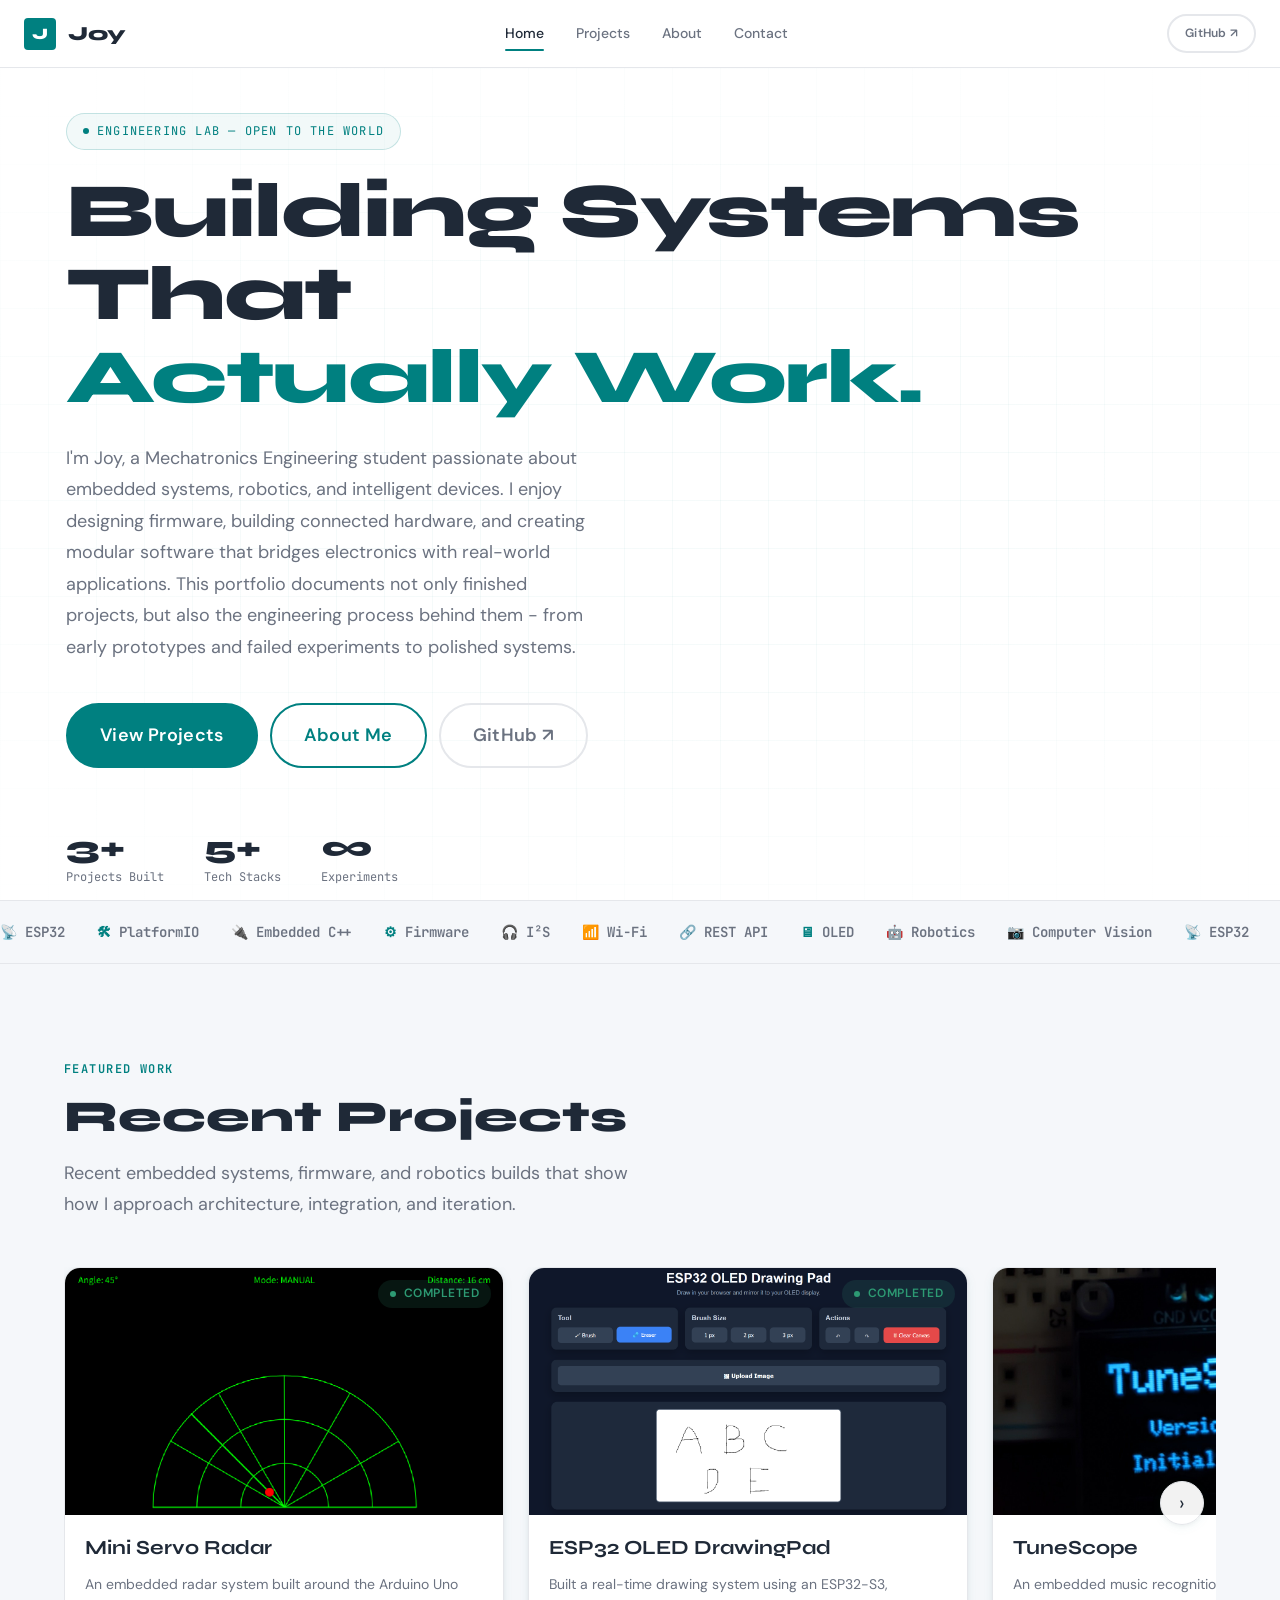
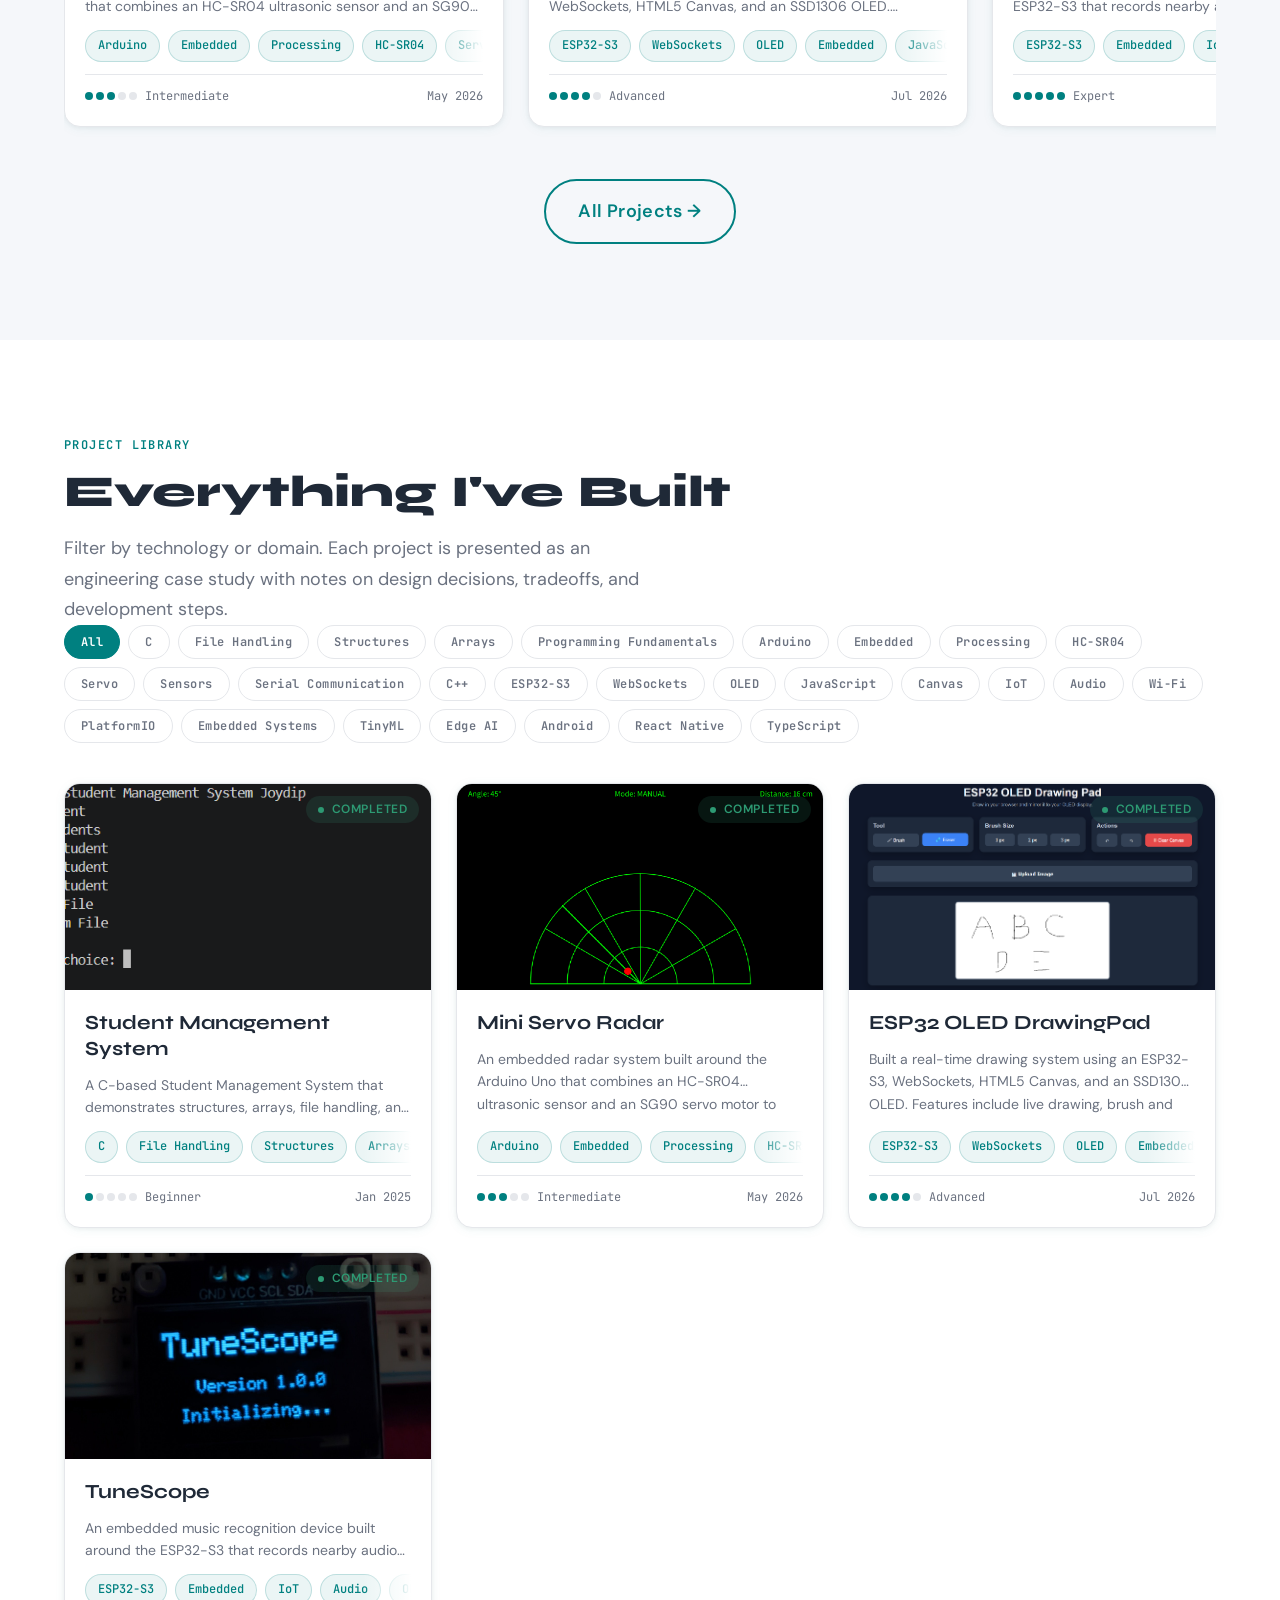
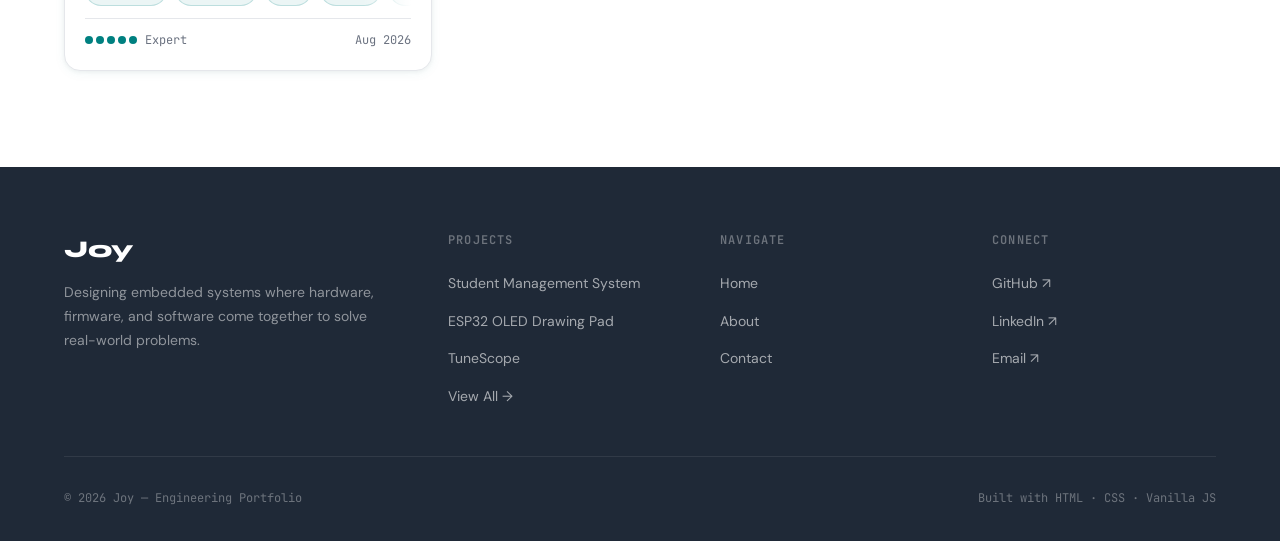
<file: index.html>
<!doctype html>
<html lang="en">
  <head>
    <meta charset="UTF-8" />
    <meta name="viewport" content="width=device-width, initial-scale=1.0" />
    <meta
      name="description"
      content="Joy — Engineering portfolio focused on embedded systems, firmware architecture, robotics, ESP32 development, and intelligent devices."
    />
    <title>Joy — Engineering Portfolio</title>

    <!-- CSS -->
    <link rel="stylesheet" href="assets/css/variables.css" />
    <link rel="stylesheet" href="assets/css/base.css" />
    <link rel="stylesheet" href="assets/css/nav.css" />
    <link rel="stylesheet" href="assets/css/components.css" />
    <link rel="stylesheet" href="assets/css/home.css" />

    <!-- Favicon placeholder -->
    <link rel="icon" href="assets/icons/favicon.svg" type="image/svg+xml" />
  </head>
  <body>
    <!-- ===================== NAV ===================== -->
    <!-- Inline from components/header.html -->
    <div
      id="reading-progress"
      style="
        position: fixed;
        top: 0;
        left: 0;
        height: 3px;
        width: 0%;
        background: linear-gradient(90deg, #008080, #3eb489);
        z-index: 1001;
      "
    ></div>

    <header class="nav" role="banner">
      <div class="nav__inner">
        <a href="" class="nav__logo">
          <div class="nav__logo-mark">J</div>
          <span>Joy</span>
        </a>
        <nav class="nav__links" aria-label="Primary navigation">
          <a href="" class="nav__link active">Home</a>
          <a href="projects/" class="nav__link">Projects</a>
          <a href="about.html" class="nav__link">About</a>
          <a href="about.html#contact" class="nav__link">Contact</a>
        </nav>
        <div class="nav__actions">
          <a
            href="https://github.com/joydip09"
            target="_blank"
            rel="noopener"
            class="btn btn--ghost btn--sm"
            >GitHub ↗</a
          >
          <button class="nav__hamburger" aria-label="Toggle menu">
            <span></span><span></span><span></span>
          </button>
        </div>
      </div>
      <nav class="nav__mobile" aria-label="Mobile navigation">
        <a href="" class="nav__link">Home</a>
        <a href="projects/" class="nav__link">Projects</a>
        <a href="about.html" class="nav__link">About</a>
        <a href="about.html#contact" class="nav__link">Contact</a>
        <a
          href="https://github.com/joydip09"
          target="_blank"
          rel="noopener"
          class="btn btn--outline"
          style="width: fit-content"
          >GitHub ↗</a
        >
      </nav>
    </header>

    <main>
      <!-- ===================== HERO ===================== -->
      <section class="hero">
        <div class="hero__bg"></div>
        <div class="hero__particles" aria-hidden="true"></div>

        <div class="container hero__content">
          <div class="hero__eyebrow reveal">
            <span class="hero__eyebrow-dot"></span>
            Engineering Lab — Open to the World
          </div>

          <h1 class="hero__title reveal" data-delay="80">
            Building Systems That <span class="accent">Actually Work.</span>
          </h1>

          <p class="hero__desc reveal" data-delay="160">
            I'm Joy, a Mechatronics Engineering student passionate about
            embedded systems, robotics, and intelligent devices. I enjoy
            designing firmware, building connected hardware, and creating
            modular software that bridges electronics with real-world
            applications. This portfolio documents not only finished projects,
            but also the engineering process behind them - from early prototypes
            and failed experiments to polished systems.
          </p>

          <div class="hero__actions reveal" data-delay="240">
            <a href="projects/" class="btn btn--primary btn--lg"
              >View Projects</a
            >
            <a href="about.html" class="btn btn--outline btn--lg">About Me</a>
            <a
              href="https://github.com/joydip09"
              target="_blank"
              rel="noopener"
              class="btn btn--ghost btn--lg"
              >GitHub ↗</a
            >
          </div>

          <div class="hero__stats reveal" data-delay="320">
            <div>
              <div class="hero__stat-num">3+</div>
              <div class="hero__stat-label">Projects Built</div>
            </div>
            <div>
              <div class="hero__stat-num">5+</div>
              <div class="hero__stat-label">Tech Stacks</div>
            </div>
            <div>
              <div class="hero__stat-num">∞</div>
              <div class="hero__stat-label">Experiments</div>
            </div>
          </div>
        </div>
      </section>

      <!-- ===================== STACK STRIP ===================== -->
      <div class="stack-strip" aria-hidden="true">
        <div class="stack-strip__track">
          <!-- Duplicated for seamless loop -->
          <span class="stack-strip__item"><span>📡</span> ESP32</span>
          <span class="stack-strip__item"><span>🛠</span> PlatformIO</span>
          <span class="stack-strip__item"><span>🔌</span> Embedded C++</span>
          <span class="stack-strip__item"><span>⚙</span> Firmware</span>
          <span class="stack-strip__item"><span>🎧</span> I²S</span>
          <span class="stack-strip__item"><span>📶</span> Wi-Fi</span>
          <span class="stack-strip__item"><span>🔗</span> REST API</span>
          <span class="stack-strip__item"><span>🖥</span> OLED</span>
          <span class="stack-strip__item"><span>🤖</span> Robotics</span>
          <span class="stack-strip__item"><span>📷</span> Computer Vision</span>
          <!-- Repeat for seamless -->
          <span class="stack-strip__item"><span>📡</span> ESP32</span>
          <span class="stack-strip__item"><span>🛠</span> PlatformIO</span>
          <span class="stack-strip__item"><span>🔌</span> Embedded C++</span>
          <span class="stack-strip__item"><span>⚙</span> Firmware</span>
          <span class="stack-strip__item"><span>🎧</span> I²S</span>
          <span class="stack-strip__item"><span>📶</span> Wi-Fi</span>
          <span class="stack-strip__item"><span>🔗</span> REST API</span>
          <span class="stack-strip__item"><span>🖥</span> OLED</span>
          <span class="stack-strip__item"><span>🤖</span> Robotics</span>
          <span class="stack-strip__item"><span>📷</span> Computer Vision</span>
        </div>
      </div>

      <!-- ===================== FEATURED PROJECTS ===================== -->
      <section class="section featured">
        <div class="container">
          <div class="reveal">
            <p class="section-label">Featured Work</p>
            <h2 class="section-title">Recent Projects</h2>
            <p class="section-desc">
              Recent embedded systems, firmware, and robotics builds that show
              how I approach architecture, integration, and iteration.
            </p>
          </div>

          <div class="featured__carousel">
            <button
              class="carousel__nav carousel__nav--prev"
              aria-label="Previous project"
            >
              ‹
            </button>
            <div class="featured__track" id="featured-grid" data-stagger>
              <!-- Populated by projects.js -->
              <div
                style="
                  height: 320px;
                  background: var(--clr-bg-soft);
                  border-radius: var(--radius-lg);
                  border: 1px solid var(--clr-border);
                  display: flex;
                  align-items: center;
                  justify-content: center;
                  color: var(--clr-text-muted);
                  font-family: var(--font-mono);
                  font-size: var(--fs-sm);
                "
              >
                Loading projects...
              </div>
            </div>
            <button
              class="carousel__nav carousel__nav--next"
              aria-label="Next project"
            >
              ›
            </button>
          </div>

          <div style="text-align: center; margin-top: var(--sp-10)">
            <a href="projects/" class="btn btn--outline btn--lg"
              >All Projects →</a
            >
          </div>
        </div>
      </section>

      <!-- ===================== ALL PROJECTS FEED ===================== -->
      <section class="section" id="projects">
        <div class="container">
          <div class="reveal">
            <p class="section-label">Project Library</p>
            <h2 class="section-title">Everything I've Built</h2>
            <p class="section-desc">
              Filter by technology or domain. Each project is presented as an
              engineering case study with notes on design decisions, tradeoffs,
              and development steps.
            </p>
          </div>

          <!-- Filter Bar -->
          <div
            class="filter-bar reveal"
            data-delay="80"
            id="filter-bar"
            role="tablist"
            aria-label="Filter projects"
          >
            <!-- Populated by projects.js -->
          </div>

          <!-- Feed Grid -->
          <div class="project-feed" id="project-feed" data-stagger>
            <!-- Populated by projects.js -->
          </div>
        </div>
      </section>
    </main>

    <!-- ===================== FOOTER ===================== -->
    <footer class="footer" role="contentinfo">
      <div class="container">
        <div class="footer__grid">
          <div>
            <div class="footer__brand-name">Joy</div>
            <p class="footer__brand-desc">
              Designing embedded systems where hardware, firmware, and software
              come together to solve real-world problems.
            </p>
          </div>
          <div>
            <div class="footer__heading">Projects</div>
            <ul class="footer__links">
              <li>
                <a
                  href="projects/student-management-system/"
                  class="footer__link"
                  >Student Management System</a
                >
              </li>
              <li>
                <a href="projects/ESP32-OLED-DrawingPad/" class="footer__link"
                  >ESP32 OLED Drawing Pad</a
                >
              </li>
              <li>
                <a href="projects/TuneScope/" class="footer__link">TuneScope</a>
              </li>
              <li><a href="projects/" class="footer__link">View All →</a></li>
            </ul>
          </div>
          <div>
            <div class="footer__heading">Navigate</div>
            <ul class="footer__links">
              <li><a href="" class="footer__link">Home</a></li>
              <li><a href="about.html" class="footer__link">About</a></li>
              <li>
                <a href="about.html#contact" class="footer__link">Contact</a>
              </li>
            </ul>
          </div>
          <div>
            <div class="footer__heading">Connect</div>
            <ul class="footer__links">
              <li>
                <a
                  href="https://github.com/joydip09"
                  target="_blank"
                  rel="noopener"
                  class="footer__link"
                  >GitHub ↗</a
                >
              </li>
              <li>
                <a
                  href="https://www.linkedin.com/in/joydip-chowdhury-4583843a5/"
                  target="_blank"
                  rel="noopener"
                  class="footer__link"
                  >LinkedIn ↗</a
                >
              </li>
              <li>
                <a href="mailto:cjoydip29@gmail.com" class="footer__link"
                  >Email ↗</a
                >
              </li>
            </ul>
          </div>
        </div>
        <div class="footer__bottom">
          <span
            >© <span id="footer-year"></span> Joy — Engineering Portfolio</span
          >
          <span>Built with HTML · CSS · Vanilla JS</span>
        </div>
      </div>
    </footer>

    <!-- Scripts -->
    <script src="assets/js/main.js"></script>
    <script src="assets/js/projects.js"></script>
    <script>
      document.getElementById("footer-year").textContent =
        new Date().getFullYear();
    </script>
  </body>
</html>
</file>
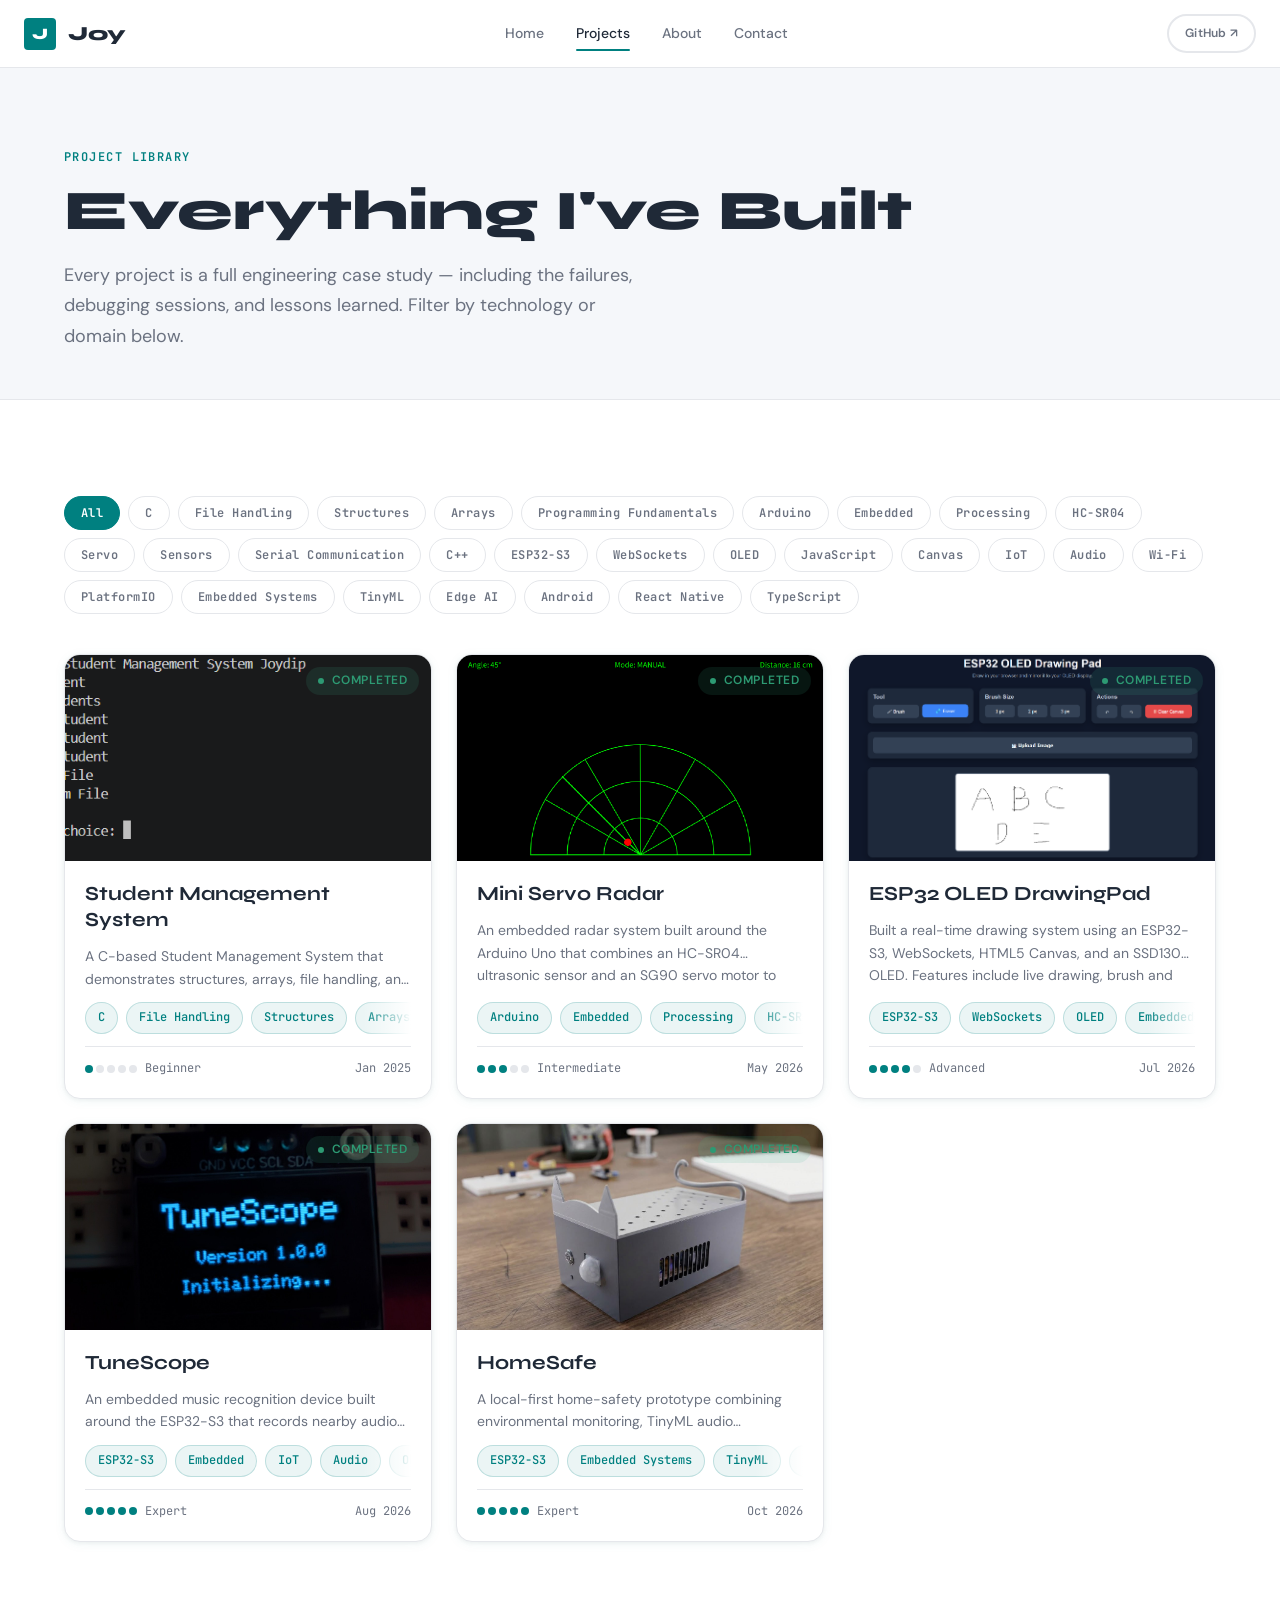
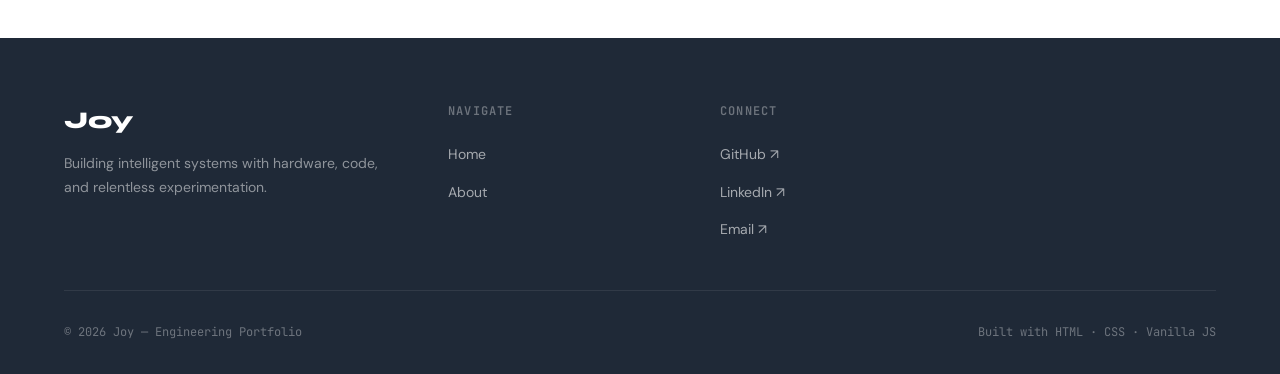
<file: projects/index.html>
<!doctype html>
<html lang="en">
  <head>
    <meta charset="UTF-8" />
    <meta name="viewport" content="width=device-width, initial-scale=1.0" />
    <meta
      name="description"
      content="All projects — Joy's engineering portfolio. IoT, robotics, embedded systems, and electronics experiments."
    />
    <title>Projects — Joy</title>

    <link rel="stylesheet" href="../assets/css/variables.css" />
    <link rel="stylesheet" href="../assets/css/base.css" />
    <link rel="stylesheet" href="../assets/css/nav.css" />
    <link rel="stylesheet" href="../assets/css/components.css" />
    <link rel="stylesheet" href="../assets/css/home.css" />
    <link
      rel="icon"
      href="../assets/icons/favicon.svg"
      type="image/svg+xml"
    />
  </head>
  <body>
    <!-- NAV -->
    <header class="nav" role="banner">
      <div class="nav__inner">
        <a href="" class="nav__logo">
          <div class="nav__logo-mark">J</div>
          <span>Joy</span>
        </a>
        <nav class="nav__links" aria-label="Primary navigation">
          <a href="../" class="nav__link">Home</a>
          <a href="../projects/" class="nav__link active">Projects</a>
          <a href="../about.html" class="nav__link">About</a>
          <a href="../about.html#contact" class="nav__link">Contact</a>
        </nav>
        <div class="nav__actions">
          <a
            href="https://github.com/joydip09"
            target="_blank"
            rel="noopener"
            class="btn btn--ghost btn--sm"
            >GitHub ↗</a
          >
          <button class="nav__hamburger" aria-label="Toggle menu">
            <span></span><span></span><span></span>
          </button>
        </div>
      </div>
      <nav class="nav__mobile">
        <a href="../" class="nav__link">Home</a>
        <a href="../projects/" class="nav__link">Projects</a>
        <a href="../about.html" class="nav__link">About</a>
        <a href="../about.html#contact" class="nav__link">Contact</a>
        <a
          href="https://github.com/joydip09"
          target="_blank"
          rel="noopener"
          class="btn btn--outline"
          style="width: fit-content"
          >GitHub ↗</a
        >
      </nav>
    </header>

    <main>
      <!-- PAGE HEADER -->
      <section
        style="
          padding-top: var(--sp-20);
          padding-bottom: var(--sp-12);
          border-bottom: 1px solid var(--clr-border);
          background: var(--clr-bg-soft);
        "
      >
        <div class="container">
          <p class="section-label reveal">Project Library</p>
          <h1
            class="section-title reveal"
            data-delay="60"
            style="font-size: clamp(2rem, 5vw, 3.5rem)"
          >
            Everything I've Built
          </h1>
          <p class="section-desc reveal" data-delay="120">
            Every project is a full engineering case study — including the
            failures, debugging sessions, and lessons learned. Filter by
            technology or domain below.
          </p>
        </div>
      </section>

      <!-- PROJECTS -->
      <section class="section">
        <div class="container">
          <div
            class="filter-bar reveal"
            id="filter-bar"
            aria-label="Filter projects"
          >
            <!-- Populated by projects.js -->
          </div>

          <div class="project-feed" id="project-feed" data-stagger>
            <!-- Populated by projects.js -->
          </div>
        </div>
      </section>
    </main>

    <!-- FOOTER -->
    <footer class="footer" role="contentinfo">
      <div class="container">
        <div class="footer__grid">
          <div>
            <div class="footer__brand-name">Joy</div>
            <p class="footer__brand-desc">
              Building intelligent systems with hardware, code, and relentless
              experimentation.
            </p>
          </div>
          <div>
            <div class="footer__heading">Navigate</div>
            <ul class="footer__links">
              <li><a href="" class="footer__link">Home</a></li>
              <li><a href="about.html" class="footer__link">About</a></li>
            </ul>
          </div>
          <div>
            <div class="footer__heading">Connect</div>
            <ul class="footer__links">
              <li>
                <a
                  href="https://github.com/joydip09"
                  target="_blank"
                  rel="noopener"
                  class="footer__link"
                  >GitHub ↗</a
                >
              </li>
              <li>
                <a
                  href="https://www.linkedin.com/in/joydip-chowdhury-4583843a5/"
                  target="_blank"
                  rel="noopener"
                  class="footer__link"
                  >LinkedIn ↗</a
                >
              </li>
              <li>
                <a href="mailto:cjoydip29@gmail.com" class="footer__link"
                  >Email ↗</a
                >
              </li>
            </ul>
          </div>
        </div>
        <div class="footer__bottom">
          <span
            >© <span id="footer-year"></span> Joy — Engineering Portfolio</span
          >
          <span>Built with HTML · CSS · Vanilla JS</span>
        </div>
      </div>
    </footer>

    <script src="../assets/js/main.js"></script>
    <script src="../assets/js/projects.js"></script>
    <script>
      document.getElementById("footer-year").textContent =
        new Date().getFullYear();
    </script>
  </body>
</html>
</file>
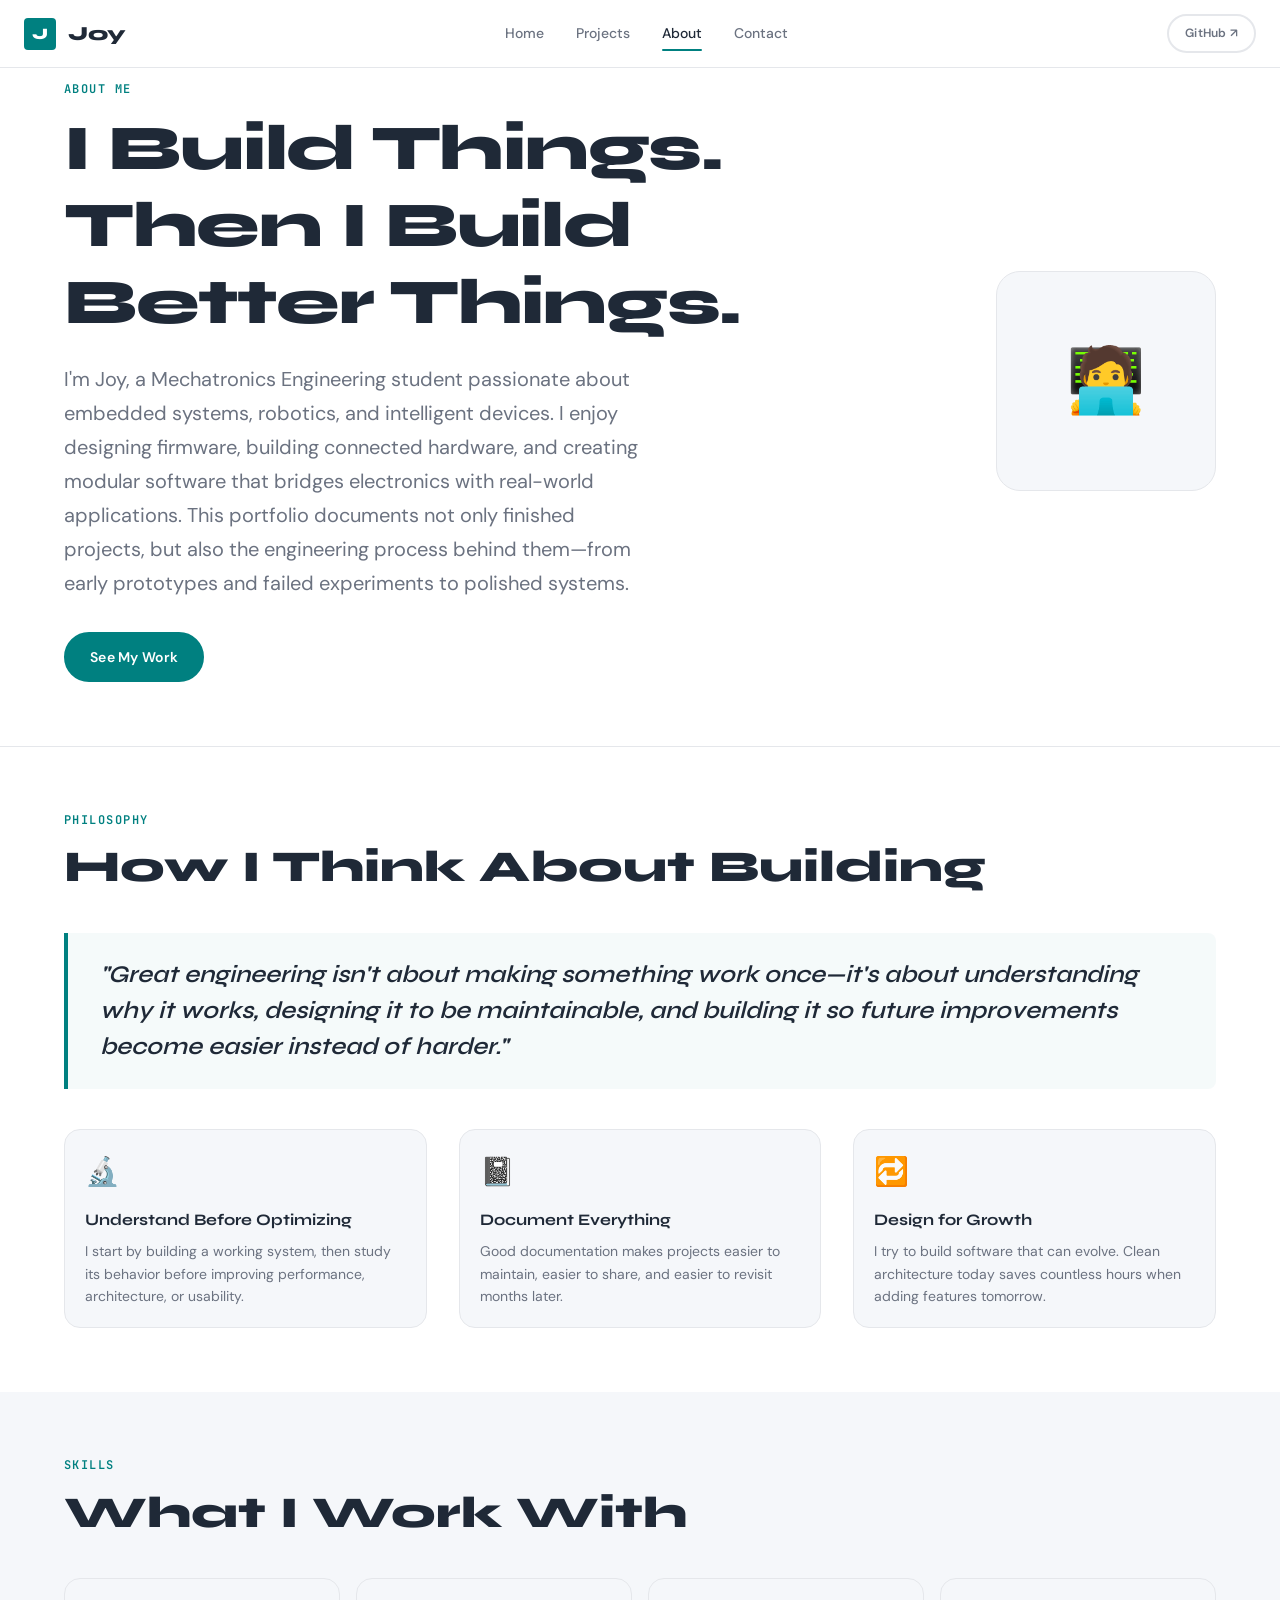
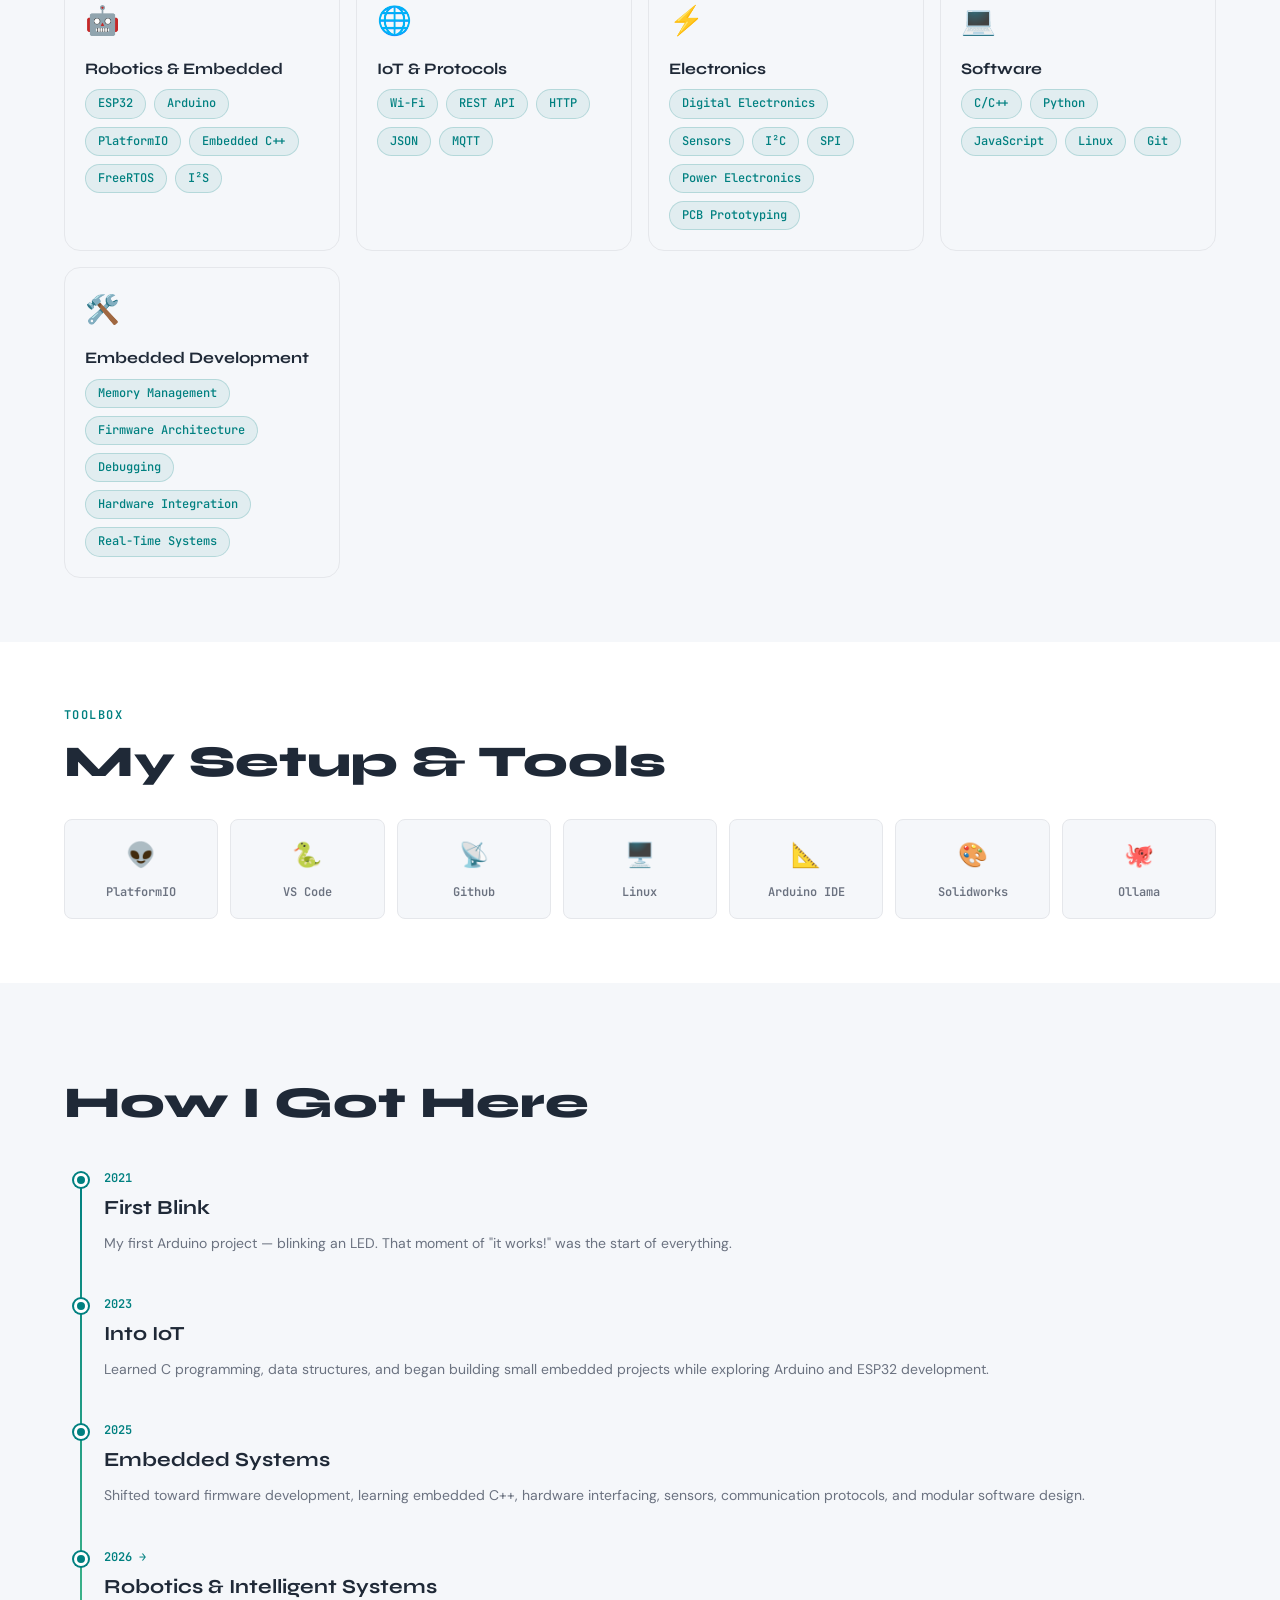
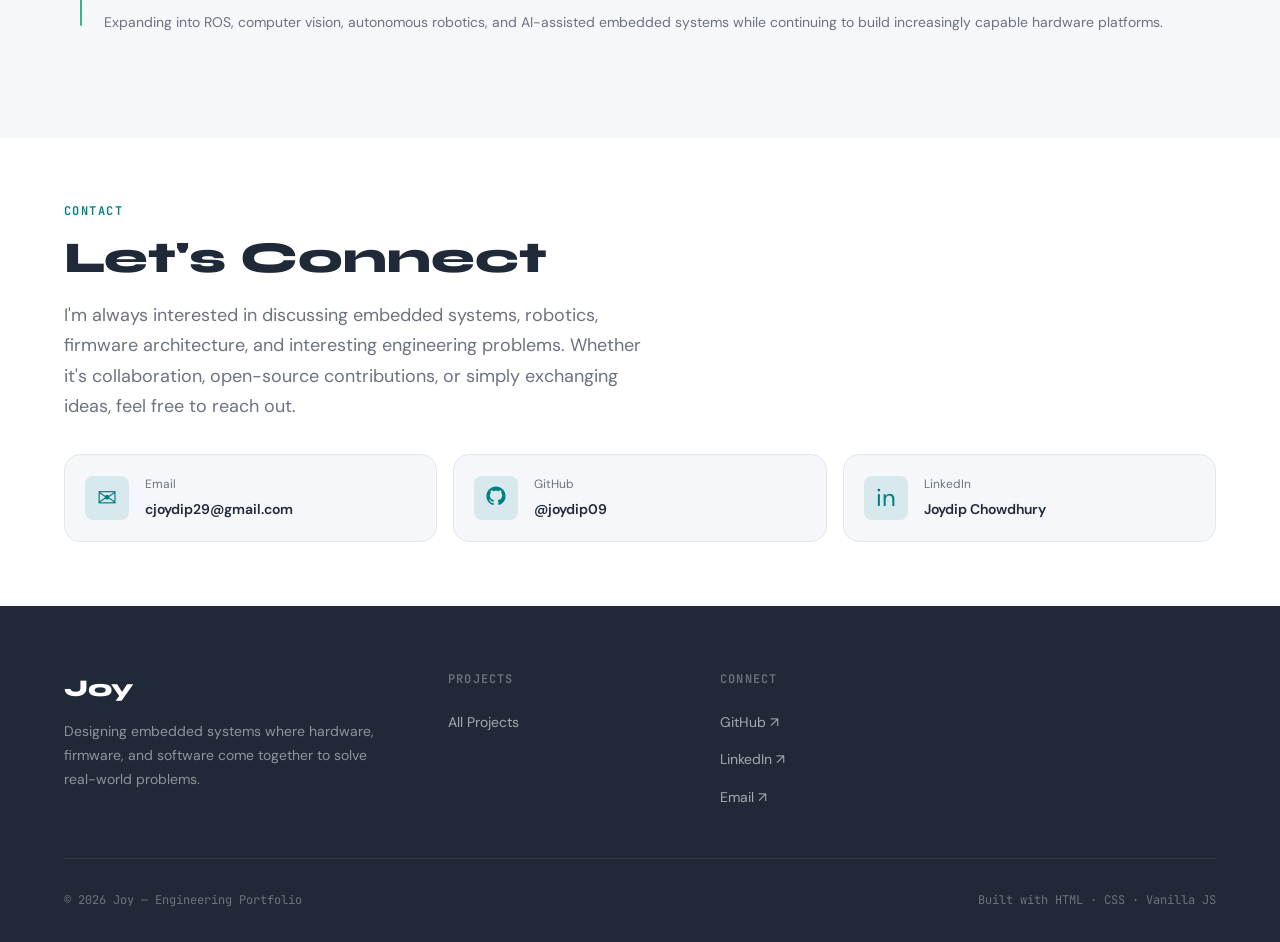
<file: about.html>
<!doctype html>
<html lang="en">
  <head>
    <meta charset="UTF-8" />
    <meta name="viewport" content="width=device-width, initial-scale=1.0" />
    <meta
      name="description"
      content="About Joy — engineering interests, skills, tools, and philosophy."
    />
    <title>About — Joy</title>

    <link rel="stylesheet" href="assets/css/variables.css" />
    <link rel="stylesheet" href="assets/css/base.css" />
    <link rel="stylesheet" href="assets/css/nav.css" />
    <link rel="stylesheet" href="assets/css/components.css" />
    <link rel="stylesheet" href="assets/css/about.css" />
    <link rel="icon" href="assets/icons/favicon.svg" type="image/svg+xml" />
  </head>
  <body>
    <!-- NAV -->
    <header class="nav" role="banner">
      <div class="nav__inner">
        <a href="" class="nav__logo">
          <div class="nav__logo-mark">J</div>
          <span>Joy</span>
        </a>
        <nav class="nav__links" aria-label="Primary navigation">
          <a href="" class="nav__link">Home</a>
          <a href="projects/" class="nav__link">Projects</a>
          <a href="about.html" class="nav__link active">About</a>
          <a href="about.html#contact" class="nav__link">Contact</a>
        </nav>
        <div class="nav__actions">
          <a
            href="https://github.com/joydip09"
            target="_blank"
            rel="noopener"
            class="btn btn--ghost btn--sm"
            >GitHub ↗</a
          >
          <button class="nav__hamburger" aria-label="Toggle menu">
            <span></span><span></span><span></span>
          </button>
        </div>
      </div>
      <nav class="nav__mobile">
        <a href="" class="nav__link">Home</a>
        <a href="projects/" class="nav__link">Projects</a>
        <a href="about.html" class="nav__link">About</a>
        <a href="about.html#contact" class="nav__link">Contact</a>
        <a
          href="https://github.com/joydip09"
          target="_blank"
          rel="noopener"
          class="btn btn--outline"
          style="width: fit-content"
          >GitHub ↗</a
        >
      </nav>
    </header>

    <main>
      <!-- ===================== HERO ===================== -->
      <section class="about-hero">
        <div class="container">
          <div class="about-hero__inner">
            <div>
              <p class="section-label reveal">About Me</p>
              <h1 class="about-hero__title reveal" data-delay="60">
                I Build Things.<br />Then I Build Better Things.
              </h1>
              <p class="about-hero__bio reveal" data-delay="120">
                I'm Joy, a Mechatronics Engineering student passionate about
                embedded systems, robotics, and intelligent devices. I enjoy
                designing firmware, building connected hardware, and creating
                modular software that bridges electronics with real-world
                applications. This portfolio documents not only finished
                projects, but also the engineering process behind them—from
                early prototypes and failed experiments to polished systems.
              </p>
              <div class="reveal" data-delay="180">
                <a href="projects/" class="btn btn--primary">See My Work</a>
              </div>
            </div>

            <div
              class="about-hero__photo about-hero__photo--empty reveal"
              data-delay="100"
            >
              <!-- Replace with: <img src="assets/global-images/profile.jpg" alt="Joy"> -->
              🧑‍💻
            </div>
          </div>
        </div>
      </section>

      <!-- ===================== PHILOSOPHY ===================== -->
      <section class="section section--sm">
        <div class="container">
          <p class="section-label reveal">Philosophy</p>
          <h2 class="section-title reveal" data-delay="60">
            How I Think About Building
          </h2>

          <blockquote class="philosophy-quote reveal" data-delay="120">
            <p class="philosophy-quote__text">
              "Great engineering isn't about making something work once—it's
              about understanding why it works, designing it to be maintainable,
              and building it so future improvements become easier instead of
              harder."
            </p>
          </blockquote>

          <div class="grid-3 reveal" data-delay="160">
            <div class="skill-card">
              <div class="skill-card__icon">🔬</div>
              <div class="skill-card__name">Understand Before Optimizing</div>
              <p
                style="
                  font-size: var(--fs-sm);
                  color: var(--clr-text-muted);
                  line-height: 1.6;
                  margin-top: var(--sp-2);
                "
              >
                I start by building a working system, then study its behavior
                before improving performance, architecture, or usability.
              </p>
            </div>
            <div class="skill-card">
              <div class="skill-card__icon">📓</div>
              <div class="skill-card__name">Document Everything</div>
              <p
                style="
                  font-size: var(--fs-sm);
                  color: var(--clr-text-muted);
                  line-height: 1.6;
                  margin-top: var(--sp-2);
                "
              >
                Good documentation makes projects easier to maintain, easier to
                share, and easier to revisit months later.
              </p>
            </div>
            <div class="skill-card">
              <div class="skill-card__icon">🔁</div>
              <div class="skill-card__name">Design for Growth</div>
              <p
                style="
                  font-size: var(--fs-sm);
                  color: var(--clr-text-muted);
                  line-height: 1.6;
                  margin-top: var(--sp-2);
                "
              >
                I try to build software that can evolve. Clean architecture
                today saves countless hours when adding features tomorrow.
              </p>
            </div>
          </div>
        </div>
      </section>

      <!-- ===================== SKILLS ===================== -->
      <section
        class="section section--sm"
        style="background: var(--clr-bg-soft)"
      >
        <div class="container">
          <p class="section-label reveal">Skills</p>
          <h2 class="section-title reveal" data-delay="60">What I Work With</h2>

          <div class="skills-grid" data-stagger>
            <div class="skill-card">
              <div class="skill-card__icon">🤖</div>
              <div class="skill-card__name">Robotics & Embedded</div>
              <div class="skill-card__items">
                <span class="tag">ESP32</span>
                <span class="tag">Arduino</span>
                <span class="tag">PlatformIO</span>
                <span class="tag">Embedded C++</span>
                <span class="tag">FreeRTOS</span>
                <span class="tag">I²S</span>
              </div>
            </div>
            <div class="skill-card">
              <div class="skill-card__icon">🌐</div>
              <div class="skill-card__name">IoT & Protocols</div>
              <div class="skill-card__items">
                <span class="tag">Wi-Fi</span>
                <span class="tag">REST API</span>
                <span class="tag">HTTP</span>
                <span class="tag">JSON</span>
                <span class="tag">MQTT</span>
              </div>
            </div>
            <div class="skill-card">
              <div class="skill-card__icon">⚡</div>
              <div class="skill-card__name">Electronics</div>
              <div class="skill-card__items">
                <span class="tag">Digital Electronics</span>
                <span class="tag">Sensors</span>
                <span class="tag">I²C</span>
                <span class="tag">SPI</span>
                <span class="tag">Power Electronics</span>
                <span class="tag">PCB Prototyping</span>
              </div>
            </div>
            <div class="skill-card">
              <div class="skill-card__icon">💻</div>
              <div class="skill-card__name">Software</div>
              <div class="skill-card__items">
                <span class="tag">C/C++</span>
                <span class="tag">Python</span>
                <span class="tag">JavaScript</span>
                <span class="tag">Linux</span>
                <span class="tag">Git</span>
              </div>
            </div>
            <div class="skill-card">
              <div class="skill-card__icon">🛠️</div>
              <div class="skill-card__name">Embedded Development</div>
              <div class="skill-card__items">
                <span class="tag">Memory Management</span>
                <span class="tag">Firmware Architecture</span>
                <span class="tag">Debugging</span>
                <span class="tag">Hardware Integration</span>
                <span class="tag">Real-Time Systems</span>
              </div>
            </div>
          </div>
        </div>
      </section>

      <!-- ===================== TOOLS ===================== -->
      <section class="section section--sm">
        <div class="container">
          <p class="section-label reveal">Toolbox</p>
          <h2 class="section-title reveal" data-delay="60">My Setup & Tools</h2>

          <div class="tools-grid" data-stagger>
            <div class="tool-chip">
              <div class="tool-chip__icon">👽</div>
              PlatformIO
            </div>
            <div class="tool-chip">
              <div class="tool-chip__icon">🐍</div>
              VS Code
            </div>
            <div class="tool-chip">
              <div class="tool-chip__icon">📡</div>
              Github
            </div>
            <div class="tool-chip">
              <div class="tool-chip__icon">🖥️</div>
              Linux
            </div>
            <div class="tool-chip">
              <div class="tool-chip__icon">📐</div>
              Arduino IDE
            </div>
            <div class="tool-chip">
              <div class="tool-chip__icon">🎨</div>
              Solidworks
            </div>
            <div class="tool-chip">
              <div class="tool-chip__icon">🐙</div>
              Ollama
            </div>
          </div>
        </div>
      </section>

      <!-- ===================== LEARNING JOURNEY ===================== -->
      <section
        class="section section--sm"
        style="background: var(--clr-bg-soft)"
      >
        <div class="container">
          <p class="section-label reveal">Journey</p>
          <h2 class="section-title reveal" data-delay="60">How I Got Here</h2>

          <div class="learning-timeline reveal" data-delay="120">
            <div class="lt-item">
              <div class="lt-item__dot"></div>
              <div class="lt-item__year">2021</div>
              <div class="lt-item__title">First Blink</div>
              <div class="lt-item__desc">
                My first Arduino project — blinking an LED. That moment of "it
                works!" was the start of everything.
              </div>
            </div>
            <div class="lt-item">
              <div class="lt-item__dot"></div>
              <div class="lt-item__year">2023</div>
              <div class="lt-item__title">Into IoT</div>
              <div class="lt-item__desc">
                Learned C programming, data structures, and began building small
                embedded projects while exploring Arduino and ESP32 development.
              </div>
            </div>
            <div class="lt-item">
              <div class="lt-item__dot"></div>
              <div class="lt-item__year">2025</div>
              <div class="lt-item__title">Embedded Systems</div>
              <div class="lt-item__desc">
                Shifted toward firmware development, learning embedded C++,
                hardware interfacing, sensors, communication protocols, and
                modular software design.
              </div>
            </div>
            <div class="lt-item">
              <div class="lt-item__dot"></div>
              <div class="lt-item__year">2026 →</div>
              <div class="lt-item__title">Robotics & Intelligent Systems</div>
              <div class="lt-item__desc">
                Expanding into ROS, computer vision, autonomous robotics, and
                AI-assisted embedded systems while continuing to build
                increasingly capable hardware platforms.
              </div>
            </div>
          </div>
        </div>
      </section>

      <!-- ===================== CONTACT ===================== -->
      <section class="section section--sm" id="contact">
        <div class="container">
          <p class="section-label reveal">Contact</p>
          <h2 class="section-title reveal" data-delay="60">Let's Connect</h2>
          <p class="section-desc reveal" data-delay="100">
            I'm always interested in discussing embedded systems, robotics,
            firmware architecture, and interesting engineering problems. Whether
            it's collaboration, open-source contributions, or simply exchanging
            ideas, feel free to reach out.
          </p>

          <div class="connect-grid reveal" data-delay="160">
            <a href="mailto:cjoydip29@gmail.com" class="connect-card">
              <div class="connect-card__icon">✉</div>
              <div>
                <div class="connect-card__label">Email</div>
                <div class="connect-card__value">cjoydip29@gmail.com</div>
              </div>
            </a>
            <a
              href="https://github.com/joydip09"
              target="_blank"
              rel="noopener"
              class="connect-card"
            >
              <div class="connect-card__icon">
                <span class="contact-link-icon">
                  <svg
                    viewBox="0 0 24 24"
                    width="20"
                    height="20"
                    fill="currentColor"
                  >
                    <path
                      d="M12 .5C5.65.5.5 5.65.5 12c0 5.08 3.29 9.39 7.86 10.91.57.1.78-.25.78-.56
    0-.27-.01-1.17-.02-2.13-3.2.7-3.87-1.54-3.87-1.54-.52-1.34-1.28-1.7-1.28-1.7
    -1.05-.72.08-.7.08-.7 1.16.08 1.77 1.2 1.77 1.2 1.03 1.76 2.7 1.25 3.36.96
    .1-.75.4-1.25.72-1.53-2.55-.29-5.23-1.28-5.23-5.7
    0-1.26.45-2.29 1.19-3.1-.12-.3-.52-1.5.11-3.13
    0 0 .97-.31 3.18 1.18.92-.26 1.9-.39 2.88-.39
    .98 0 1.96.13 2.88.39 2.2-1.49 3.17-1.18 3.17-1.18
    .63 1.63.23 2.83.11 3.13.74.81 1.19 1.84 1.19 3.1
    0 4.43-2.69 5.41-5.25 5.69.41.35.78 1.04.78 2.1
    0 1.52-.01 2.75-.01 3.12 0 .31.21.67.79.56
    A10.51 10.51 0 0023.5 12C23.5 5.65 18.35.5 12 .5z"
                    />
                  </svg>
                </span>
              </div>
              <div>
                <div class="connect-card__label">GitHub</div>
                <div class="connect-card__value">@joydip09</div>
              </div>
            </a>
            <a
              href="https://www.linkedin.com/in/joydip-chowdhury-4583843a5/"
              target="_blank"
              rel="noopener"
              class="connect-card"
            >
              <div class="connect-card__icon">in</div>
              <div>
                <div class="connect-card__label">LinkedIn</div>
                <div class="connect-card__value">Joydip Chowdhury</div>
              </div>
            </a>
          </div>
        </div>
      </section>
    </main>

    <!-- FOOTER -->
    <footer class="footer" role="contentinfo">
      <div class="container">
        <div class="footer__grid">
          <div>
            <div class="footer__brand-name">Joy</div>
            <p class="footer__brand-desc">
              Designing embedded systems where hardware, firmware, and software
              come together to solve real-world problems.
            </p>
          </div>
          <div>
            <div class="footer__heading">Projects</div>
            <ul class="footer__links">
              <li>
                <a href="projects/" class="footer__link">All Projects</a>
              </li>
            </ul>
          </div>
          <div>
            <div class="footer__heading">Connect</div>
            <ul class="footer__links">
              <li>
                <a
                  href="https://github.com/joydip09"
                  target="_blank"
                  rel="noopener"
                  class="footer__link"
                  >GitHub ↗</a
                >
              </li>
              <li>
                <a
                  href="https://linkedin.com/in/joydip-chowdhury-4583843a5/"
                  target="_blank"
                  rel="noopener"
                  class="footer__link"
                  >LinkedIn ↗</a
                >
              </li>
              <li>
                <a href="mailto:cjoydip29@gmail.com" class="footer__link"
                  >Email ↗</a
                >
              </li>
            </ul>
          </div>
        </div>
        <div class="footer__bottom">
          <span
            >© <span id="footer-year"></span> Joy — Engineering Portfolio</span
          >
          <span>Built with HTML · CSS · Vanilla JS</span>
        </div>
      </div>
    </footer>

    <script src="assets/js/main.js"></script>
    <script>
      document.getElementById("footer-year").textContent =
        new Date().getFullYear();
    </script>
  </body>
</html>
</file>
<file: assets/css/variables.css>
/* ============================================================
   VARIABLES.CSS — Design Tokens
   ============================================================ */

:root {
  /* --- Color Palette --- */
  --clr-accent-teal:    #008080;
  --clr-accent-mint:    #3EB489;
  --clr-accent-blue:    #4A90E2;

  --clr-bg:             #FFFFFF;
  --clr-bg-soft:        #F5F7FA;
  --clr-bg-card:        #FFFFFF;

  --clr-text-primary:   #1F2937;
  --clr-text-muted:     #6B7280;
  --clr-text-inverse:   #FFFFFF;

  --clr-border:         #E5E7EB;
  --clr-border-accent:  rgba(0, 128, 128, 0.25);

  /* --- Typography --- */
  --font-heading:       'Syne', 'Poppins', sans-serif;
  --font-body:          'DM Sans', 'Inter', sans-serif;
  --font-mono:          'JetBrains Mono', 'Fira Code', monospace;

  /* --- Font Sizes (fluid) --- */
  --fs-xs:    0.75rem;
  --fs-sm:    0.875rem;
  --fs-base:  1rem;
  --fs-md:    1.125rem;
  --fs-lg:    1.25rem;
  --fs-xl:    1.5rem;
  --fs-2xl:   2rem;
  --fs-3xl:   2.75rem;
  --fs-4xl:   3.75rem;
  --fs-hero:  clamp(2.5rem, 6vw, 5rem);

  /* --- Spacing --- */
  --sp-1:   0.25rem;
  --sp-2:   0.5rem;
  --sp-3:   0.75rem;
  --sp-4:   1rem;
  --sp-5:   1.25rem;
  --sp-6:   1.5rem;
  --sp-8:   2rem;
  --sp-10:  2.5rem;
  --sp-12:  3rem;
  --sp-16:  4rem;
  --sp-20:  5rem;
  --sp-24:  6rem;

  /* --- Radius --- */
  --radius-sm:   4px;
  --radius-md:   8px;
  --radius-lg:   16px;
  --radius-xl:   24px;
  --radius-full: 9999px;

  /* --- Shadows --- */
  --shadow-sm:   0 1px 3px rgba(0,0,0,0.07), 0 1px 2px rgba(0,0,0,0.04);
  --shadow-md:   0 4px 16px rgba(0,0,0,0.08), 0 2px 6px rgba(0,0,0,0.04);
  --shadow-lg:   0 12px 40px rgba(0,0,0,0.10), 0 4px 12px rgba(0,0,0,0.06);
  --shadow-card: 0 2px 12px rgba(0, 128, 128, 0.06), 0 1px 4px rgba(0,0,0,0.05);
  --shadow-card-hover: 0 8px 32px rgba(0, 128, 128, 0.14), 0 2px 8px rgba(0,0,0,0.06);

  /* --- Transitions --- */
  --transition-fast:   150ms ease;
  --transition-base:   250ms ease;
  --transition-slow:   400ms ease;
  --transition-spring: 350ms cubic-bezier(0.34, 1.56, 0.64, 1);

  /* --- Layout --- */
  --container-max:  1200px;
  --container-wide: 1400px;
  --nav-height:     68px;
}
</file>
<file: assets/css/base.css>
/* ============================================================
   BASE.CSS — Reset + Foundation
   ============================================================ */

@import url('https://fonts.googleapis.com/css2?family=Syne:wght@400;500;600;700;800&family=DM+Sans:ital,opsz,wght@0,9..40,300;0,9..40,400;0,9..40,500;0,9..40,600;1,9..40,400&family=JetBrains+Mono:wght@400;500&display=swap');

*, *::before, *::after {
  box-sizing: border-box;
  margin: 0;
  padding: 0;
}

html {
  scroll-behavior: smooth;
  font-size: 16px;
  -webkit-text-size-adjust: 100%;
}

body {
  font-family: var(--font-body);
  font-size: var(--fs-base);
  color: var(--clr-text-primary);
  background-color: var(--clr-bg);
  line-height: 1.6;
  -webkit-font-smoothing: antialiased;
  -moz-osx-font-smoothing: grayscale;
  overflow-x: hidden;
}

img, video {
  max-width: 100%;
  height: auto;
  display: block;
}

a {
  color: inherit;
  text-decoration: none;
}

ul, ol {
  list-style: none;
}

button {
  cursor: pointer;
  border: none;
  background: none;
  font-family: inherit;
}

input, textarea, select {
  font-family: inherit;
  font-size: inherit;
}

h1, h2, h3, h4, h5, h6 {
  font-family: var(--font-heading);
  line-height: 1.2;
  color: var(--clr-text-primary);
}

code, pre {
  font-family: var(--font-mono);
}

/* --- Selection --- */
::selection {
  background: rgba(0, 128, 128, 0.15);
  color: var(--clr-text-primary);
}

/* --- Scrollbar --- */
::-webkit-scrollbar {
  width: 6px;
  height: 6px;
}
::-webkit-scrollbar-track  { background: var(--clr-bg-soft); }
::-webkit-scrollbar-thumb  { background: var(--clr-border); border-radius: 999px; }
::-webkit-scrollbar-thumb:hover { background: var(--clr-accent-teal); }

/* --- Focus --- */
:focus-visible {
  outline: 2px solid var(--clr-accent-teal);
  outline-offset: 3px;
  border-radius: var(--radius-sm);
}

/* --- Utility Layout --- */
.container {
  max-width: var(--container-max);
  margin-inline: auto;
  padding-inline: var(--sp-6);
}

.container--wide {
  max-width: var(--container-wide);
  margin-inline: auto;
  padding-inline: var(--sp-6);
}

.section {
  padding-block: var(--sp-24);
}

.section--sm {
  padding-block: var(--sp-16);
}

/* --- Visibility Helpers --- */
.sr-only {
  position: absolute;
  width: 1px;
  height: 1px;
  padding: 0;
  margin: -1px;
  overflow: hidden;
  clip: rect(0, 0, 0, 0);
  white-space: nowrap;
  border: 0;
}

/* --- Fade-in Animation Base --- */
.reveal {
  opacity: 0;
  transform: translateY(24px);
  transition: opacity var(--transition-slow), transform var(--transition-slow);
}

.reveal.visible {
  opacity: 1;
  transform: translateY(0);
}

/* --- Grid Utilities --- */
.grid-2 { display: grid; grid-template-columns: repeat(2, 1fr); gap: var(--sp-8); }
.grid-3 { display: grid; grid-template-columns: repeat(3, 1fr); gap: var(--sp-8); }

@media (max-width: 768px) {
  .grid-2, .grid-3 { grid-template-columns: 1fr; }
}

@media (min-width: 769px) and (max-width: 1024px) {
  .grid-3 { grid-template-columns: repeat(2, 1fr); }
}
</file>
<file: assets/css/nav.css>
/* ============================================================
   NAV.CSS — Sticky Navigation
   ============================================================ */

.nav {
  position: fixed;
  top: 0;
  left: 0;
  right: 0;
  z-index: 1000;
  height: var(--nav-height);
  background: rgba(255, 255, 255, 0.92);
  backdrop-filter: blur(12px) saturate(180%);
  -webkit-backdrop-filter: blur(12px) saturate(180%);
  border-bottom: 1px solid var(--clr-border);
  transition: border-color var(--transition-base), box-shadow var(--transition-base);
}

.nav.scrolled {
  box-shadow: 0 2px 16px rgba(0,0,0,0.06);
}

.nav__inner {
  max-width: var(--container-wide);
  margin-inline: auto;
  padding-inline: var(--sp-6);
  height: 100%;
  display: flex;
  align-items: center;
  justify-content: space-between;
}

/* --- Logo / Wordmark --- */
.nav__logo {
  display: flex;
  align-items: center;
  gap: var(--sp-3);
  font-family: var(--font-heading);
  font-weight: 800;
  font-size: var(--fs-lg);
  color: var(--clr-text-primary);
  text-decoration: none;
  transition: color var(--transition-fast);
}

.nav__logo:hover { color: var(--clr-accent-teal); }

.nav__logo-mark {
  width: 32px;
  height: 32px;
  background: var(--clr-accent-teal);
  border-radius: var(--radius-sm);
  display: flex;
  align-items: center;
  justify-content: center;
  color: #fff;
  font-size: var(--fs-base);
  font-weight: 900;
}

/* --- Desktop Links --- */
.nav__links {
  display: flex;
  align-items: center;
  gap: var(--sp-8);
}

.nav__link {
  font-size: var(--fs-sm);
  font-weight: 500;
  color: var(--clr-text-muted);
  text-decoration: none;
  transition: color var(--transition-fast);
  position: relative;
  padding-block: var(--sp-1);
}

.nav__link::after {
  content: '';
  position: absolute;
  bottom: -2px;
  left: 0;
  right: 0;
  height: 2px;
  background: var(--clr-accent-teal);
  border-radius: 1px;
  transform: scaleX(0);
  transition: transform var(--transition-base);
}

.nav__link:hover,
.nav__link.active {
  color: var(--clr-text-primary);
}

.nav__link:hover::after,
.nav__link.active::after {
  transform: scaleX(1);
}

/* --- Actions --- */
.nav__actions {
  display: flex;
  align-items: center;
  gap: var(--sp-3);
}

/* --- Hamburger --- */
.nav__hamburger {
  display: none;
  flex-direction: column;
  gap: 5px;
  width: 28px;
  cursor: pointer;
  padding: var(--sp-2);
}

.nav__hamburger span {
  display: block;
  height: 2px;
  background: var(--clr-text-primary);
  border-radius: 1px;
  transition: all var(--transition-base);
}

.nav__hamburger.open span:nth-child(1) { transform: rotate(45deg) translate(5px, 5px); }
.nav__hamburger.open span:nth-child(2) { opacity: 0; }
.nav__hamburger.open span:nth-child(3) { transform: rotate(-45deg) translate(5px, -5px); }

/* --- Mobile Menu --- */
.nav__mobile {
  display: none;
  position: fixed;
  top: var(--nav-height);
  left: 0;
  right: 0;
  background: rgba(255, 255, 255, 0.98);
  backdrop-filter: blur(16px);
  padding: var(--sp-6);
  border-bottom: 1px solid var(--clr-border);
  flex-direction: column;
  gap: var(--sp-4);
  box-shadow: var(--shadow-lg);
  z-index: 999;
}

.nav__mobile.open {
  display: flex;
}

.nav__mobile .nav__link {
  font-size: var(--fs-md);
  padding-block: var(--sp-3);
}

/* --- Responsive --- */
@media (max-width: 768px) {
  .nav__links { display: none; }
  .nav__actions .btn { display: none; }
  .nav__hamburger { display: flex; }
}
</file>
<file: assets/css/components.css>
/* ============================================================
   COMPONENTS.CSS — Reusable UI Components
   ============================================================ */

/* ----------------------------------------
   BUTTONS
   ---------------------------------------- */

.btn {
  display: inline-flex;
  align-items: center;
  gap: var(--sp-2);
  padding: var(--sp-3) var(--sp-6);
  border-radius: var(--radius-full);
  font-family: var(--font-body);
  font-size: var(--fs-sm);
  font-weight: 600;
  letter-spacing: 0.02em;
  transition: all var(--transition-base);
  cursor: pointer;
  border: 2px solid transparent;
  white-space: nowrap;
}

.btn--primary {
  background: var(--clr-accent-teal);
  color: #fff;
  border-color: var(--clr-accent-teal);
}

.btn--primary:hover {
  background: #006868;
  border-color: #006868;
  transform: translateY(-2px);
  box-shadow: 0 6px 20px rgba(0, 128, 128, 0.3);
}

.btn--outline {
  background: transparent;
  color: var(--clr-accent-teal);
  border-color: var(--clr-accent-teal);
}

.btn--outline:hover {
  background: var(--clr-accent-teal);
  color: #fff;
  transform: translateY(-2px);
}

.btn--ghost {
  background: transparent;
  color: var(--clr-text-muted);
  border-color: var(--clr-border);
}

.btn--ghost:hover {
  color: var(--clr-text-primary);
  border-color: var(--clr-text-primary);
  transform: translateY(-2px);
}

.btn--sm {
  padding: var(--sp-2) var(--sp-4);
  font-size: var(--fs-xs);
}

.btn--lg {
  padding: var(--sp-4) var(--sp-8);
  font-size: var(--fs-md);
}

/* ----------------------------------------
   TAGS / CHIPS
   ---------------------------------------- */

.tag {
  display: inline-flex;
  align-items: center;
  gap: var(--sp-1);
  padding: var(--sp-1) var(--sp-3);
  border-radius: var(--radius-full);
  font-size: var(--fs-xs);
  font-weight: 500;
  font-family: var(--font-mono);
  background: rgba(0, 128, 128, 0.08);
  color: var(--clr-accent-teal);
  border: 1px solid rgba(0, 128, 128, 0.2);
  transition: all var(--transition-fast);
  cursor: default;
  white-space: nowrap;
  flex-shrink: 0;
}

.tag:hover {
  background: rgba(0, 128, 128, 0.15);
}

.tag--blue {
  background: rgba(74, 144, 226, 0.08);
  color: var(--clr-accent-blue);
  border-color: rgba(74, 144, 226, 0.2);
}

.tag--mint {
  background: rgba(62, 180, 137, 0.08);
  color: var(--clr-accent-mint);
  border-color: rgba(62, 180, 137, 0.2);
}

.tags-row {
  display: flex;
  flex-wrap: nowrap;
  gap: var(--sp-2);
  overflow: hidden;
  min-height: 2rem;
}

.tag {
  display: inline-flex;
  align-items: center;
  gap: var(--sp-1);
  padding: var(--sp-1) var(--sp-3);
  border-radius: var(--radius-full);
  font-size: var(--fs-xs);
  font-weight: 500;
  font-family: var(--font-mono);
  background: rgba(0, 128, 128, 0.08);
  color: var(--clr-accent-teal);
  border: 1px solid rgba(0, 128, 128, 0.2);
  transition: all var(--transition-fast);
  cursor: default;
  white-space: nowrap;
  min-width: 0;
}

.tags-row {
  position: relative;
  display: flex;
  flex-wrap: nowrap;
  gap: var(--sp-2);
  overflow: hidden;
  min-height: 2rem;
}

.tags-row::after {
  content: "";
  position: absolute;
  top: 0;
  right: 0;
  width: 3rem;
  height: 100%;
  pointer-events: none;
  background: linear-gradient(
    to left,
    var(--clr-bg-card),
    rgba(255, 255, 255, 0)
  );
}

/* ----------------------------------------
   STATUS BADGES
   ---------------------------------------- */

.badge {
  display: inline-flex;
  align-items: center;
  gap: var(--sp-2);
  padding: var(--sp-1) var(--sp-3);
  border-radius: var(--radius-full);
  font-size: var(--fs-xs);
  font-weight: 600;
  letter-spacing: 0.04em;
  text-transform: uppercase;
}

.badge::before {
  content: "";
  width: 6px;
  height: 6px;
  border-radius: 50%;
  background: currentColor;
}

.badge--completed {
  background: rgba(62, 180, 137, 0.12);
  color: #2d9a73;
}

.badge--progress {
  background: rgba(74, 144, 226, 0.12);
  color: var(--clr-accent-blue);
}

.badge--progress::before {
  animation: pulse 1.5s infinite;
}

.badge--prototype {
  background: rgba(234, 179, 8, 0.12);
  color: #b45309;
}

.badge--experimental {
  background: rgba(168, 85, 247, 0.12);
  color: #7c3aed;
}

.badge--archived {
  background: var(--clr-bg-soft);
  color: var(--clr-text-muted);
}

@keyframes pulse {
  0%,
  100% {
    opacity: 1;
  }
  50% {
    opacity: 0.4;
  }
}

/* ----------------------------------------
   PROJECT CARDS
   ---------------------------------------- */

.project-card {
  background: var(--clr-bg-card);
  border: 1px solid var(--clr-border);
  border-radius: var(--radius-lg);
  overflow: hidden;
  transition: all var(--transition-base);
  display: flex;
  flex-direction: column;
  box-shadow: var(--shadow-card);
  position: relative;
}

.project-card:hover {
  transform: translateY(-4px);
  box-shadow: var(--shadow-card-hover);
  border-color: var(--clr-border-accent);
}

.project-card__thumb {
  aspect-ratio: 16 / 9;
  overflow: hidden;
  background: var(--clr-bg-soft);
  position: relative;
}

.project-card__thumb img {
  width: 100%;
  height: 100%;
  object-fit: cover;
  transition: transform var(--transition-slow);
}

.project-card:hover .project-card__thumb img {
  transform: scale(1.04);
}

/* Placeholder if no image */
.project-card__thumb--placeholder {
  display: flex;
  align-items: center;
  justify-content: center;
  font-size: 3rem;
  color: var(--clr-border);
}

.project-card__badge {
  position: absolute;
  top: var(--sp-3);
  right: var(--sp-3);
}

.project-card__body {
  padding: var(--sp-5);
  flex: 1;
  display: flex;
  flex-direction: column;
  gap: var(--sp-3);
}

.project-card__title {
  font-size: var(--fs-lg);
  font-weight: 700;
  color: var(--clr-text-primary);
  line-height: 1.3;
  font-family: var(--font-heading);
}

.project-card__desc {
  font-size: var(--fs-sm);
  color: var(--clr-text-muted);
  line-height: 1.6;
  flex: 1;
  display: -webkit-box;
  -webkit-line-clamp: 2;
  -webkit-box-orient: vertical;
  overflow: hidden;
  text-overflow: ellipsis;
}

.project-card__link {
  display: block;
  height: 100%;
}

.project-card {
  height: 100%;
}

.project-card__meta {
  display: flex;
  align-items: center;
  justify-content: space-between;
  font-size: var(--fs-xs);
  color: var(--clr-text-muted);
  font-family: var(--font-mono);
  border-top: 1px solid var(--clr-border);
  padding-top: var(--sp-3);
  margin-top: auto;
}

.project-card__link {
  display: block;
}

/* ----------------------------------------
   SECTION HEADERS
   ---------------------------------------- */

.section-label {
  font-size: var(--fs-xs);
  font-weight: 600;
  letter-spacing: 0.12em;
  text-transform: uppercase;
  color: var(--clr-accent-teal);
  font-family: var(--font-mono);
  margin-bottom: var(--sp-3);
}

.section-title {
  font-size: var(--fs-3xl);
  font-weight: 800;
  font-family: var(--font-heading);
  line-height: 1.15;
  margin-bottom: var(--sp-4);
}

.section-desc {
  font-size: var(--fs-md);
  color: var(--clr-text-muted);
  max-width: 580px;
  line-height: 1.7;
}

/* ----------------------------------------
   CODE BLOCKS
   ---------------------------------------- */

.code-block {
  background: #0f172a;
  border-radius: var(--radius-md);
  overflow: hidden;
  border: 1px solid rgba(255, 255, 255, 0.06);
}

.code-block__header {
  display: flex;
  align-items: center;
  justify-content: space-between;
  padding: var(--sp-3) var(--sp-4);
  background: rgba(255, 255, 255, 0.04);
  border-bottom: 1px solid rgba(255, 255, 255, 0.06);
}

.code-block__lang {
  font-size: var(--fs-xs);
  font-family: var(--font-mono);
  color: var(--clr-accent-mint);
}

.code-block__copy {
  font-size: var(--fs-xs);
  color: rgba(255, 255, 255, 0.4);
  cursor: pointer;
  transition: color var(--transition-fast);
}

.code-block__copy:hover {
  color: rgba(255, 255, 255, 0.8);
}

.code-block pre {
  padding: var(--sp-5);
  overflow-x: auto;
  font-size: var(--fs-sm);
  line-height: 1.7;
  color: #e2e8f0;
}

/* ----------------------------------------
   DIFFICULTY METER
   ---------------------------------------- */

.difficulty {
  display: flex;
  align-items: center;
  gap: var(--sp-2);
  font-size: var(--fs-xs);
  color: var(--clr-text-muted);
}

.difficulty__dots {
  display: flex;
  gap: 3px;
}

.difficulty__dot {
  width: 8px;
  height: 8px;
  border-radius: 50%;
  background: var(--clr-border);
  transition: background var(--transition-fast);
}

.difficulty__dot--active {
  background: var(--clr-accent-teal);
}

/* ----------------------------------------
   DIVIDER
   ---------------------------------------- */

.divider {
  border: none;
  border-top: 1px solid var(--clr-border);
  margin-block: var(--sp-12);
}

/* ----------------------------------------
   GALLERY GRID
   ---------------------------------------- */

.gallery {
  display: grid;
  grid-template-columns: repeat(auto-fill, minmax(280px, 1fr));
  gap: var(--sp-4);
}

.gallery__item {
  border-radius: var(--radius-md);
  overflow: hidden;
  aspect-ratio: 4 / 3;
  background: var(--clr-bg-soft);
  cursor: pointer;
  transition: transform var(--transition-base);
}

.gallery__item:hover {
  transform: scale(1.02);
}

.gallery__item img {
  width: 100%;
  height: 100%;
  object-fit: cover;
}

/* ----------------------------------------
   COMPONENT TABLE (BOM)
   ---------------------------------------- */

.bom-table {
  width: 100%;
  max-width: 100%;
  display: block;
  overflow-x: auto;
  border-collapse: collapse;
  font-size: var(--fs-sm);
}

.bom-table th {
  text-align: left;
  padding: var(--sp-3) var(--sp-4);
  font-family: var(--font-mono);
  font-size: var(--fs-xs);
  font-weight: 600;
  text-transform: uppercase;
  letter-spacing: 0.06em;
  color: var(--clr-text-muted);
  border-bottom: 2px solid var(--clr-border);
  background: var(--clr-bg-soft);
}

.bom-table td {
  padding: var(--sp-3) var(--sp-4);
  border-bottom: 1px solid var(--clr-border);
  vertical-align: top;
}

.bom-table tr:hover td {
  background: rgba(0, 128, 128, 0.03);
}

/* ----------------------------------------
   FOOTER (shared)
   ---------------------------------------- */

.footer {
  background: var(--clr-text-primary);
  color: var(--clr-text-inverse);
  padding-block: var(--sp-16) var(--sp-8);
}

.footer__grid {
  display: grid;
  grid-template-columns: 1.5fr 1fr 1fr 1fr;
  gap: var(--sp-12);
  margin-bottom: var(--sp-12);
}

.footer__brand-name {
  font-family: var(--font-heading);
  font-size: var(--fs-xl);
  font-weight: 800;
  margin-bottom: var(--sp-3);
}

.footer__brand-desc {
  font-size: var(--fs-sm);
  color: rgba(255, 255, 255, 0.5);
  line-height: 1.7;
}

.footer__heading {
  font-family: var(--font-mono);
  font-size: var(--fs-xs);
  font-weight: 600;
  letter-spacing: 0.1em;
  text-transform: uppercase;
  color: rgba(255, 255, 255, 0.35);
  margin-bottom: var(--sp-5);
}

.footer__links {
  display: flex;
  flex-direction: column;
  gap: var(--sp-3);
}

.footer__link {
  font-size: var(--fs-sm);
  color: rgba(255, 255, 255, 0.6);
  transition: color var(--transition-fast);
}

.footer__link:hover {
  color: var(--clr-accent-mint);
}

.footer__bottom {
  display: flex;
  justify-content: space-between;
  align-items: center;
  padding-top: var(--sp-8);
  border-top: 1px solid rgba(255, 255, 255, 0.08);
  font-size: var(--fs-xs);
  color: rgba(255, 255, 255, 0.35);
  font-family: var(--font-mono);
}

@media (max-width: 1024px) {
  .footer__grid {
    grid-template-columns: repeat(2, 1fr);
  }
}

@media (max-width: 640px) {
  .footer__grid {
    grid-template-columns: 1fr;
  }
  .footer__bottom {
    flex-direction: column;
    gap: var(--sp-3);
  }
}
</file>
<file: assets/css/home.css>
/* ============================================================
   HOME.CSS — Homepage Sections
   ============================================================ */

/* ----------------------------------------
   PAGE OFFSET (sticky nav)
   ---------------------------------------- */

body {
  padding-top: var(--nav-height);
}

/* ----------------------------------------
   HERO SECTION
   ---------------------------------------- */

.hero {
  position: relative;
  min-height: calc(100vh - var(--nav-height));
  display: flex;
  align-items: center;
  overflow: hidden;
  background: var(--clr-bg);
}

/* Circuit / grid background */
.hero__bg {
  position: absolute;
  inset: 0;
  background-image:
    linear-gradient(rgba(0, 128, 128, 0.04) 1px, transparent 1px),
    linear-gradient(90deg, rgba(0, 128, 128, 0.04) 1px, transparent 1px);
  background-size: 48px 48px;
  pointer-events: none;
}

/* Radial fade over the grid */
.hero__bg::after {
  content: "";
  position: absolute;
  inset: 0;
  background: radial-gradient(
    ellipse 70% 60% at 50% 50%,
    rgba(255, 255, 255, 0) 40%,
    rgba(255, 255, 255, 0.95) 100%
  );
}

.hero__particles {
  position: absolute;
  inset: 0;
  pointer-events: none;
  overflow: hidden;
}

.hero__particle {
  position: absolute;
  border-radius: 50%;
  opacity: 0;
  animation: float-particle 12s infinite;
}

@keyframes float-particle {
  0% {
    opacity: 0;
    transform: translateY(0) scale(0.8);
  }
  20% {
    opacity: 0.6;
  }
  80% {
    opacity: 0.6;
  }
  100% {
    opacity: 0;
    transform: translateY(-60px) scale(1.2);
  }
}

.hero__content {
  position: relative;
  z-index: 1;
}

.hero__eyebrow {
  display: inline-flex;
  align-items: center;
  gap: var(--sp-2);
  font-family: var(--font-mono);
  font-size: var(--fs-xs);
  color: var(--clr-accent-teal);
  letter-spacing: 0.1em;
  text-transform: uppercase;
  margin-top: var(--sp-8);
  margin-bottom: var(--sp-5);
  padding: var(--sp-2) var(--sp-4);
  border: 1px solid rgba(0, 128, 128, 0.2);
  border-radius: var(--radius-full);
  background: rgba(0, 128, 128, 0.05);
}

.hero__eyebrow-dot {
  width: 6px;
  height: 6px;
  border-radius: 50%;
  background: var(--clr-accent-teal);
  animation: pulse 2s infinite;
}

.hero__title {
  font-size: var(--fs-hero);
  font-weight: 800;
  font-family: var(--font-heading);
  line-height: 1.08;
  letter-spacing: -0.02em;
  color: var(--clr-text-primary);
  margin-bottom: var(--sp-6);
  max-width: 14ch;
}

.hero__title .accent {
  color: var(--clr-accent-teal);
  position: relative;
  display: inline-block;
}

.hero__desc {
  font-size: var(--fs-md);
  color: var(--clr-text-muted);
  max-width: 520px;
  line-height: 1.75;
  margin-bottom: var(--sp-10);
}

.hero__actions {
  display: flex;
  flex-wrap: wrap;
  gap: var(--sp-3);
  margin-bottom: var(--sp-16);
}

.hero__stats {
  display: flex;
  gap: var(--sp-10);
}

.hero__stat-num {
  font-size: var(--fs-2xl);
  font-weight: 800;
  font-family: var(--font-heading);
  color: var(--clr-text-primary);
  line-height: 1;
}

.hero__stat-label {
  font-size: var(--fs-xs);
  color: var(--clr-text-muted);
  margin-top: var(--sp-1);
  font-family: var(--font-mono);
}

/* ----------------------------------------
   FEATURED PROJECTS
   ---------------------------------------- */

.featured {
  background: var(--clr-bg-soft);
}

.featured__grid {
  display: grid;
  grid-template-columns: repeat(3, 1fr);
  gap: var(--sp-6);
  margin-top: var(--sp-12);
}

.featured__grid .project-card:first-child {
  grid-column: span 2;
}

.featured__grid .project-card:first-child .project-card__thumb {
  aspect-ratio: 21 / 9;
}

.featured__carousel {
  position: relative;
  margin-top: var(--sp-12);
}

.featured__track {
  display: flex;
  gap: var(--sp-6);
  overflow-x: auto;
  scroll-snap-type: x mandatory;
  scroll-behavior: smooth;
  padding-bottom: var(--sp-3);
  margin: 0 -var(--sp-6);
}

.featured__track::-webkit-scrollbar {
  height: 10px;
}

.featured__track::-webkit-scrollbar-thumb {
  background: rgba(31, 41, 55, 0.15);
  border-radius: 999px;
}

.featured__track > .project-card__link {
  flex: 0 0 min(85vw, 440px);
  min-width: min(85vw, 440px);
  scroll-snap-align: center;
}

.carousel__nav {
  position: absolute;
  top: 50%;
  transform: translateY(-50%);
  width: 44px;
  height: 44px;
  border-radius: 50%;
  border: 1px solid var(--clr-border);
  background: rgba(255, 255, 255, 0.95);
  color: var(--clr-text-primary);
  font-size: 1.25rem;
  line-height: 1;
  display: grid;
  place-items: center;
  cursor: pointer;
  box-shadow: var(--shadow-card);
  transition:
    transform var(--transition-fast),
    background var(--transition-fast);
}

.carousel__nav:hover {
  transform: translateY(-50%) scale(1.05);
  background: #fff;
}

.carousel__nav--prev {
  left: calc(var(--sp-6) / 2);
}

.carousel__nav--next {
  right: calc(var(--sp-6) / 2);
}

@media (max-width: 768px) {
  .carousel__nav {
    display: none;
  }
}

@media (max-width: 1024px) {
  .featured__track > .project-card__link {
    flex: 0 0 min(80vw, 420px);
    min-width: min(80vw, 420px);
  }
}

@media (max-width: 768px) {
  .featured__track > .project-card__link {
    flex: 0 0 min(90vw, 360px);
    min-width: min(90vw, 360px);
  }
}

@media (max-width: 1024px) {
  .featured__grid {
    grid-template-columns: repeat(2, 1fr);
  }
}

@media (max-width: 768px) {
  .featured__grid {
    grid-template-columns: 1fr;
  }
  .featured__grid .project-card:first-child {
    grid-column: span 1;
  }
  .featured__grid .project-card:first-child .project-card__thumb {
    aspect-ratio: 16 / 9;
  }
}

/* ----------------------------------------
   FILTER BAR
   ---------------------------------------- */

.filter-bar {
  display: flex;
  flex-wrap: wrap;
  gap: var(--sp-2);
  align-items: center;
  margin-bottom: var(--sp-10);
}

.filter-btn {
  padding: var(--sp-2) var(--sp-4);
  border-radius: var(--radius-full);
  font-size: var(--fs-xs);
  font-weight: 600;
  font-family: var(--font-mono);
  letter-spacing: 0.04em;
  cursor: pointer;
  border: 1px solid var(--clr-border);
  color: var(--clr-text-muted);
  background: var(--clr-bg);
  transition: all var(--transition-fast);
}

.filter-btn:hover {
  border-color: var(--clr-accent-teal);
  color: var(--clr-accent-teal);
}

.filter-btn.active {
  background: var(--clr-accent-teal);
  border-color: var(--clr-accent-teal);
  color: #fff;
}

/* ----------------------------------------
   PROJECT FEED
   ---------------------------------------- */

.project-feed {
  display: grid;
  grid-template-columns: repeat(auto-fill, minmax(320px, 1fr));
  gap: var(--sp-6);
}

.project-feed .project-card {
  transition:
    all var(--transition-base),
    opacity 300ms ease,
    transform 300ms ease;
}

.project-feed .project-card.hidden {
  opacity: 0;
  pointer-events: none;
  transform: scale(0.95);
}

/* ----------------------------------------
   SKILLS / STACK STRIP
   ---------------------------------------- */

.stack-strip {
  background: var(--clr-bg-soft);
  border-block: 1px solid var(--clr-border);
  overflow: hidden;
  padding-block: var(--sp-5);
}

.stack-strip__track {
  display: flex;
  gap: var(--sp-8);
  width: max-content;
  animation: marquee 28s linear infinite;
}

.stack-strip__track:hover {
  animation-play-state: paused;
}

.stack-strip__item {
  display: flex;
  align-items: center;
  gap: var(--sp-2);
  font-size: var(--fs-sm);
  font-weight: 600;
  font-family: var(--font-mono);
  color: var(--clr-text-muted);
  white-space: nowrap;
}

.stack-strip__item span {
  color: var(--clr-accent-teal);
}

@keyframes marquee {
  from {
    transform: translateX(0);
  }
  to {
    transform: translateX(-50%);
  }
}

/* ----------------------------------------
   FOOTER
   ---------------------------------------- */

.footer {
  background: var(--clr-text-primary);
  color: var(--clr-text-inverse);
  padding-block: var(--sp-16) var(--sp-8);
}

.footer__grid {
  display: grid;
  grid-template-columns: 1.5fr 1fr 1fr 1fr;
  gap: var(--sp-12);
  margin-bottom: var(--sp-12);
}

.footer__brand-name {
  font-family: var(--font-heading);
  font-size: var(--fs-xl);
  font-weight: 800;
  margin-bottom: var(--sp-3);
}

.footer__brand-desc {
  font-size: var(--fs-sm);
  color: rgba(255, 255, 255, 0.5);
  line-height: 1.7;
}

.footer__heading {
  font-family: var(--font-mono);
  font-size: var(--fs-xs);
  font-weight: 600;
  letter-spacing: 0.1em;
  text-transform: uppercase;
  color: rgba(255, 255, 255, 0.35);
  margin-bottom: var(--sp-5);
}

.footer__links {
  display: flex;
  flex-direction: column;
  gap: var(--sp-3);
}

.footer__link {
  font-size: var(--fs-sm);
  color: rgba(255, 255, 255, 0.6);
  transition: color var(--transition-fast);
}

.footer__link:hover {
  color: var(--clr-accent-mint);
}

.footer__bottom {
  display: flex;
  justify-content: space-between;
  align-items: center;
  padding-top: var(--sp-8);
  border-top: 1px solid rgba(255, 255, 255, 0.08);
  font-size: var(--fs-xs);
  color: rgba(255, 255, 255, 0.35);
  font-family: var(--font-mono);
}

@media (max-width: 1024px) {
  .footer__grid {
    grid-template-columns: repeat(2, 1fr);
  }
}

@media (max-width: 640px) {
  .footer__grid {
    grid-template-columns: 1fr;
  }
  .footer__bottom {
    flex-direction: column;
    gap: var(--sp-3);
  }
}
</file>
<file: assets/css/about.css>
/* ============================================================
   ABOUT.CSS — About Page
   ============================================================ */

/* ----------------------------------------
   ABOUT HERO
   ---------------------------------------- */

.about-hero {
  padding-top: var(--sp-20);
  padding-bottom: var(--sp-16);
  border-bottom: 1px solid var(--clr-border);
}

.about-hero__inner {
  display: grid;
  grid-template-columns: 1fr auto;
  gap: var(--sp-12);
  align-items: center;
}

.about-hero__title {
  font-size: clamp(2.5rem, 5vw, 4rem);
  font-weight: 800;
  font-family: var(--font-heading);
  letter-spacing: -0.02em;
  margin-bottom: var(--sp-5);
}

.about-hero__bio {
  font-size: var(--fs-lg);
  color: var(--clr-text-muted);
  max-width: 580px;
  line-height: 1.7;
  margin-bottom: var(--sp-8);
}

.about-hero__photo {
  width: 220px;
  height: 220px;
  border-radius: var(--radius-xl);
  overflow: hidden;
  background: var(--clr-bg-soft);
  border: 1px solid var(--clr-border);
  flex-shrink: 0;
  position: relative;
}

.about-hero__photo img {
  width: 100%;
  height: 100%;
  object-fit: cover;
}

/* Placeholder */
.about-hero__photo--empty {
  display: flex;
  align-items: center;
  justify-content: center;
  font-size: 4rem;
  color: var(--clr-border);
}

@media (max-width: 768px) {
  .about-hero__inner {
    grid-template-columns: 1fr;
  }
  .about-hero__photo {
    width: 160px;
    height: 160px;
  }
}

/* ----------------------------------------
   SKILLS SECTION
   ---------------------------------------- */

.skills-grid {
  display: grid;
  grid-template-columns: repeat(auto-fill, minmax(260px, 1fr));
  gap: var(--sp-4);
  margin-top: var(--sp-10);
}

.skill-card {
  background: var(--clr-bg-soft);
  border: 1px solid var(--clr-border);
  border-radius: var(--radius-lg);
  padding: var(--sp-5);
  transition: all var(--transition-base);
}

.skill-card:hover {
  border-color: var(--clr-border-accent);
  transform: translateY(-2px);
  box-shadow: var(--shadow-card);
}

.skill-card__icon {
  font-size: 1.75rem;
  margin-bottom: var(--sp-3);
}

.skill-card__name {
  font-size: var(--fs-base);
  font-weight: 700;
  font-family: var(--font-heading);
  margin-bottom: var(--sp-2);
}

.skill-card__items {
  display: flex;
  flex-wrap: wrap;
  gap: var(--sp-2);
}

/* ----------------------------------------
   PHILOSOPHY SECTION
   ---------------------------------------- */

.philosophy-quote {
  border-left: 4px solid var(--clr-accent-teal);
  padding: var(--sp-6) var(--sp-8);
  background: rgba(0, 128, 128, 0.04);
  border-radius: 0 var(--radius-md) var(--radius-md) 0;
  margin-block: var(--sp-10);
}

.philosophy-quote__text {
  font-size: var(--fs-xl);
  font-family: var(--font-heading);
  font-weight: 600;
  line-height: 1.5;
  color: var(--clr-text-primary);
  font-style: italic;
}

/* ----------------------------------------
   TIMELINE — Learning Journey
   ---------------------------------------- */

.learning-timeline {
  margin-top: var(--sp-10);
  position: relative;
  padding-left: var(--sp-10);
}

.learning-timeline::before {
  content: "";
  position: absolute;
  left: 16px;
  top: 8px;
  bottom: 8px;
  width: 2px;
  background: linear-gradient(
    to bottom,
    var(--clr-accent-teal),
    var(--clr-accent-mint)
  );
  border-radius: 1px;
}

.lt-item {
  position: relative;
  margin-bottom: var(--sp-10);
}

.lt-item__dot {
  position: absolute;
  left: calc(-1 * var(--sp-10) + 10px);
  top: 4px;
  width: 14px;
  height: 14px;
  border-radius: 50%;
  background: var(--clr-accent-teal);
  border: 3px solid var(--clr-bg);
  box-shadow: 0 0 0 2px var(--clr-accent-teal);
}

.lt-item__year {
  font-family: var(--font-mono);
  font-size: var(--fs-xs);
  font-weight: 600;
  color: var(--clr-accent-teal);
  margin-bottom: var(--sp-1);
}

.lt-item__title {
  font-size: var(--fs-lg);
  font-weight: 700;
  font-family: var(--font-heading);
  margin-bottom: var(--sp-2);
}

.lt-item__desc {
  font-size: var(--fs-sm);
  color: var(--clr-text-muted);
  line-height: 1.65;
}

/* ----------------------------------------
   TOOLS SECTION
   ---------------------------------------- */

.tools-grid {
  display: grid;
  grid-template-columns: repeat(auto-fill, minmax(140px, 1fr));
  gap: var(--sp-3);
  margin-top: var(--sp-8);
}

.tool-chip {
  display: flex;
  flex-direction: column;
  align-items: center;
  gap: var(--sp-2);
  padding: var(--sp-4);
  background: var(--clr-bg-soft);
  border: 1px solid var(--clr-border);
  border-radius: var(--radius-md);
  font-size: var(--fs-xs);
  font-weight: 600;
  font-family: var(--font-mono);
  color: var(--clr-text-muted);
  text-align: center;
  transition: all var(--transition-fast);
}

.tool-chip:hover {
  border-color: var(--clr-border-accent);
  color: var(--clr-accent-teal);
  transform: translateY(-2px);
}

.tool-chip__icon {
  font-size: 1.5rem;
  color: var(--clr-accent-teal);
}

/* ----------------------------------------
   CONTACT / CONNECT SECTION
   ---------------------------------------- */

.connect-grid {
  display: grid;
  grid-template-columns: repeat(auto-fill, minmax(280px, 1fr));
  gap: var(--sp-4);
  margin-top: var(--sp-8);
}

.connect-card {
  display: flex;
  align-items: center;
  gap: var(--sp-4);
  padding: var(--sp-5);
  background: var(--clr-bg-soft);
  border: 1px solid var(--clr-border);
  border-radius: var(--radius-lg);
  transition: all var(--transition-base);
  text-decoration: none;
  color: var(--clr-text-primary);
}

.connect-card:hover {
  border-color: var(--clr-border-accent);
  transform: translateY(-2px);
  box-shadow: var(--shadow-card);
}

.connect-card__icon {
  font-size: 1.5rem;
  width: 44px;
  height: 44px;
  display: flex;
  align-items: center;
  justify-content: center;
  background: rgba(0, 128, 128, 0.12);
  color: var(--clr-accent-teal);
  border-radius: var(--radius-md);
  flex-shrink: 0;
}

.connect-card__label {
  font-size: var(--fs-xs);
  color: var(--clr-text-muted);
  margin-bottom: var(--sp-1);
}

.connect-card__value {
  font-size: var(--fs-sm);
  font-weight: 600;
  white-space: nowrap;
}

/* Prevent long unbroken text from overflowing flex items */
.connect-card {
  min-width: 0;
}
.connect-card > div {
  min-width: 0;
}
.connect-card__value {
  white-space: nowrap;
}
</file>
